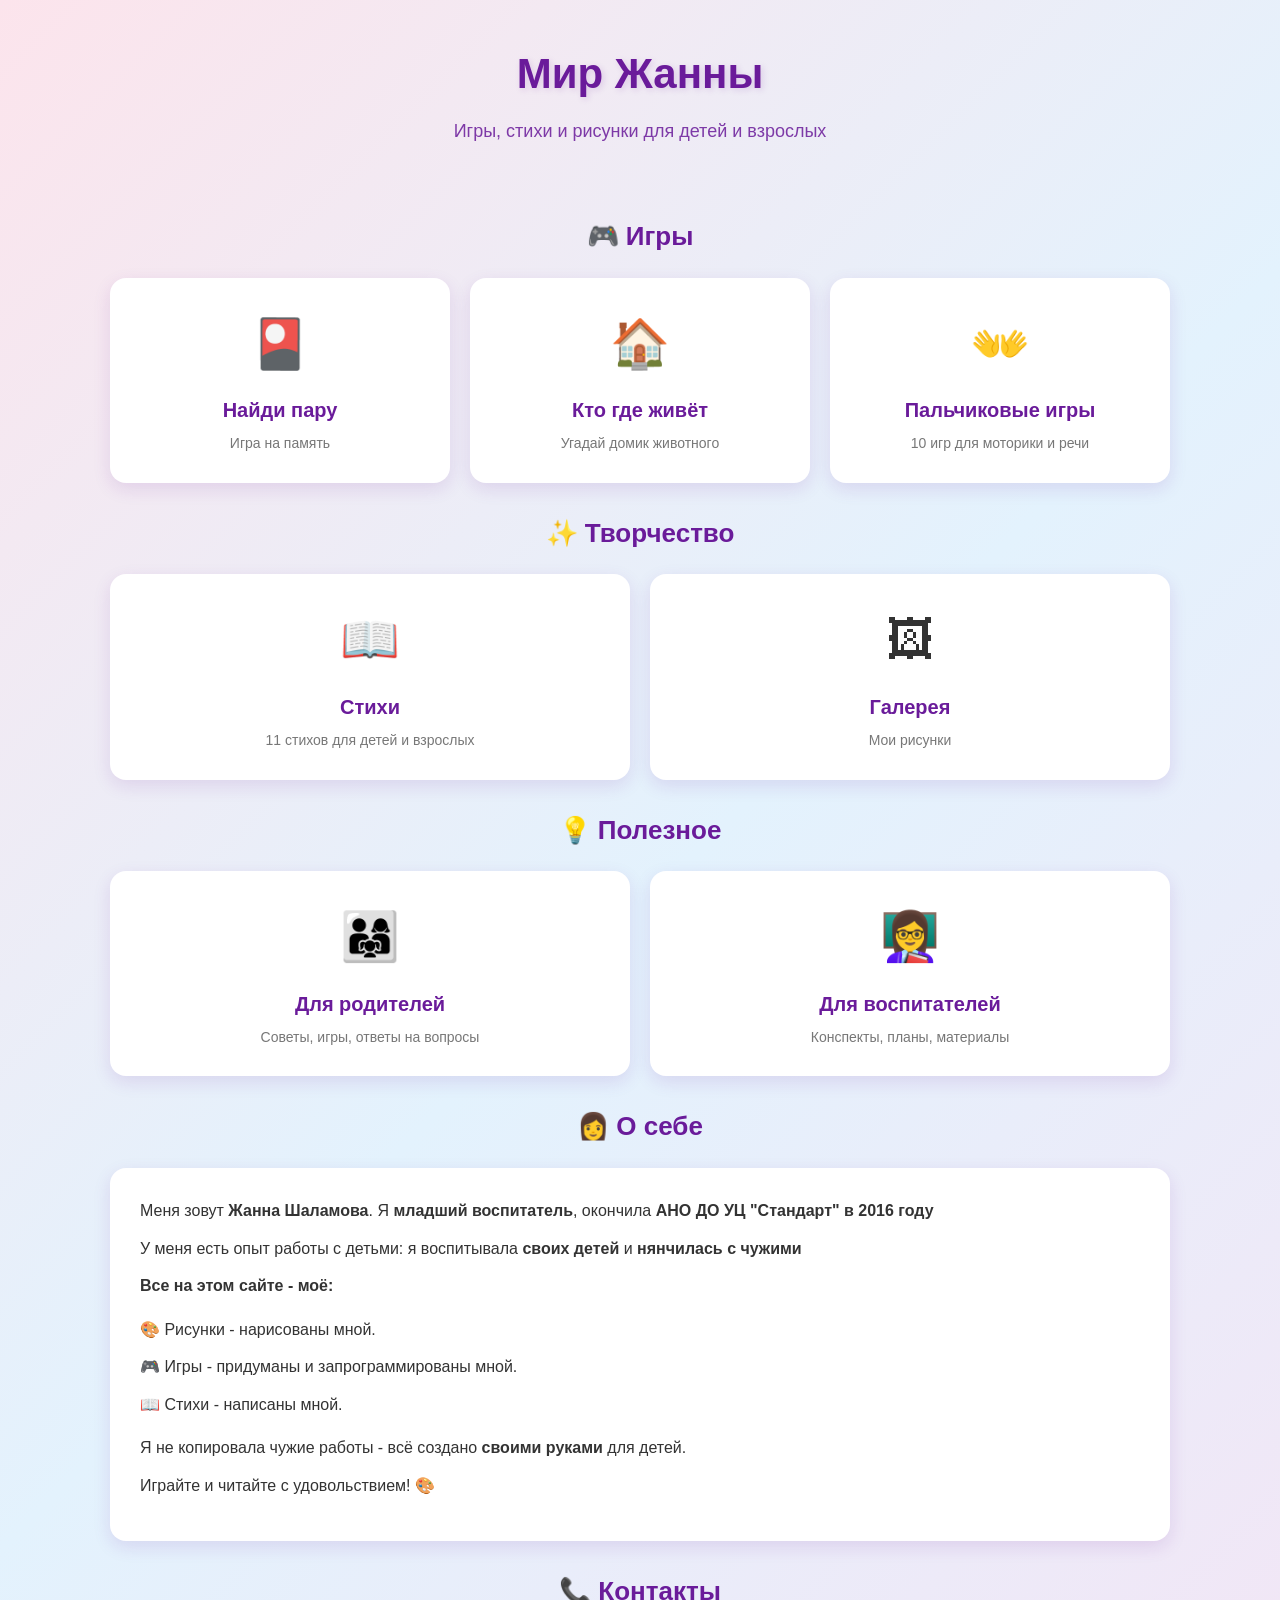
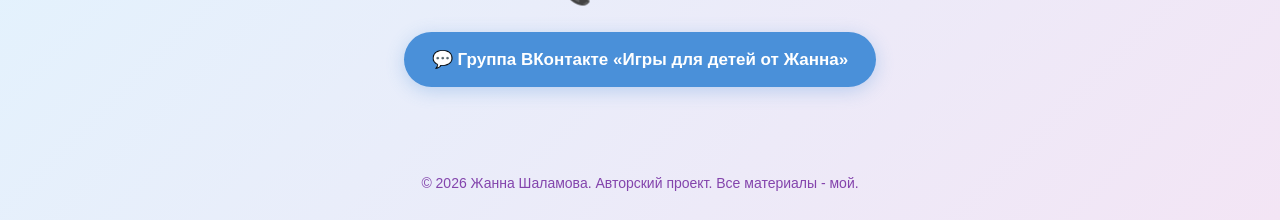
<file: index.html>
<!DOCTYPE html>
<html lang="ru">
<head>
<meta charset="UTF-8">
<meta name="viewport" content="width=device-width, initial-scale=1.0">
<title>Мир Жанны - игры, стихи и рисунки для детей</title>
<link rel="stylesheet" href="style.css">
</head>
<body>

<header class="header">
  <h1>Мир Жанны</h1>
  <p>Игры, стихи и рисунки для детей и взрослых</p>
</header>

<main class="container">
  <!-- КАРТОЧКИ ИГР -->
   <h2 class="section-title">🎮 Игры</h2>
   <div class="cards">
    <a href="https://zannasalamova389-wq.github.io/memory-game/" class="card">
        <div class="card-icon">🎴</div>
        <h3>Найди пару</h3>
        <p>Игра на память</p>
    </a>
    <a href="https://zannasalamova389-wq.github.io/where-live-game/" class="card">
        <div class="card-icon">🏠</div>
        <h3>Кто где живёт</h3>
        <p>Угадай домик животного</p>
    </a>
    <!-- НОВАЯ КАРТОЧКА ИГРЫ -->
    <a href="finger-games.html" class="card">
        <div class="card-icon">👐</div>
        <h3>Пальчиковые игры</h3>
        <p>10 игр для моторики и речи</p>
    </a>
   </div>

   <!--КАРТОЧКИ ТВОРЧЕСТВА-->
   <h2 class="section-title">✨ Творчество</h2>
   <div class="cards">
    <a href="poems.html" class="card">
        <div class="card-icon">📖</div>
        <h3>Стихи</h3>
        <p>11 стихов для детей и взрослых</p>
    </a>
    <a href="gallery.html" class="card">
        <div class="card-icon">🖼</div>
        <h3>Галерея</h3>
        <p>Мои рисунки</p>
    </a>
   </div>
   <h2 class="section-title">💡 Полезное</h2>
   <div class="cards">
    <a href="parents.html" class="card">
        <div class="card-icon">👨‍👩‍👧</div>
        <h3>Для родителей</h3>
        <p>Советы, игры, ответы на вопросы</p>
    </a>
    <a href="teachers.html" class="card">
        <div class="card-icon">👩‍🏫</div>
        <h3>Для воспитателей</h3>
        <p>Конспекты, планы, материалы</p>
    </a>
   </div>
   <!--О СЕБЕ-->
   <h2 class="section-title">👩 О себе</h2>
   <div class="about">
    <p>Меня зовут <strong>Жанна Шаламова</strong>. Я <strong>младший воспитатель</strong>, окончила <strong>АНО ДО УЦ "Стандарт" в 2016 году</strong></p>
    <p>У меня есть опыт работы с детьми: я воспитывала <strong>своих детей</strong> и <strong>нянчилась с чужими</strong></p>
    <p><strong>Все на этом сайте - моё:</strong></p>
    <ul>
        <li>🎨 Рисунки - нарисованы мной.</li>
        <li>🎮 Игры - придуманы и запрограммированы мной.</li>
        <li>📖 Стихи - написаны мной.</li>
    </ul>
    <p>Я не копировала чужие работы - всё создано <strong>своими руками</strong> для детей.</p>
    <p>Играйте и читайте с удовольствием! 🎨</p>
   </div>
   <!--КОНТАКТЫ-->
   <h2 class="section-title">📞 Контакты</h2>
   <div class="contacts">
    <a href="https://vk.ru/club242067674" target="_blank" class="vk-link">
         💬 Группа ВКонтакте «Игры для детей от Жанна»
    </a>
   </div>
</main>

<footer class="footer">
  <p>© 2026 Жанна Шаламова. Авторский проект. Все материалы - мой.</p>
</footer>

</body>
</html>
</file>
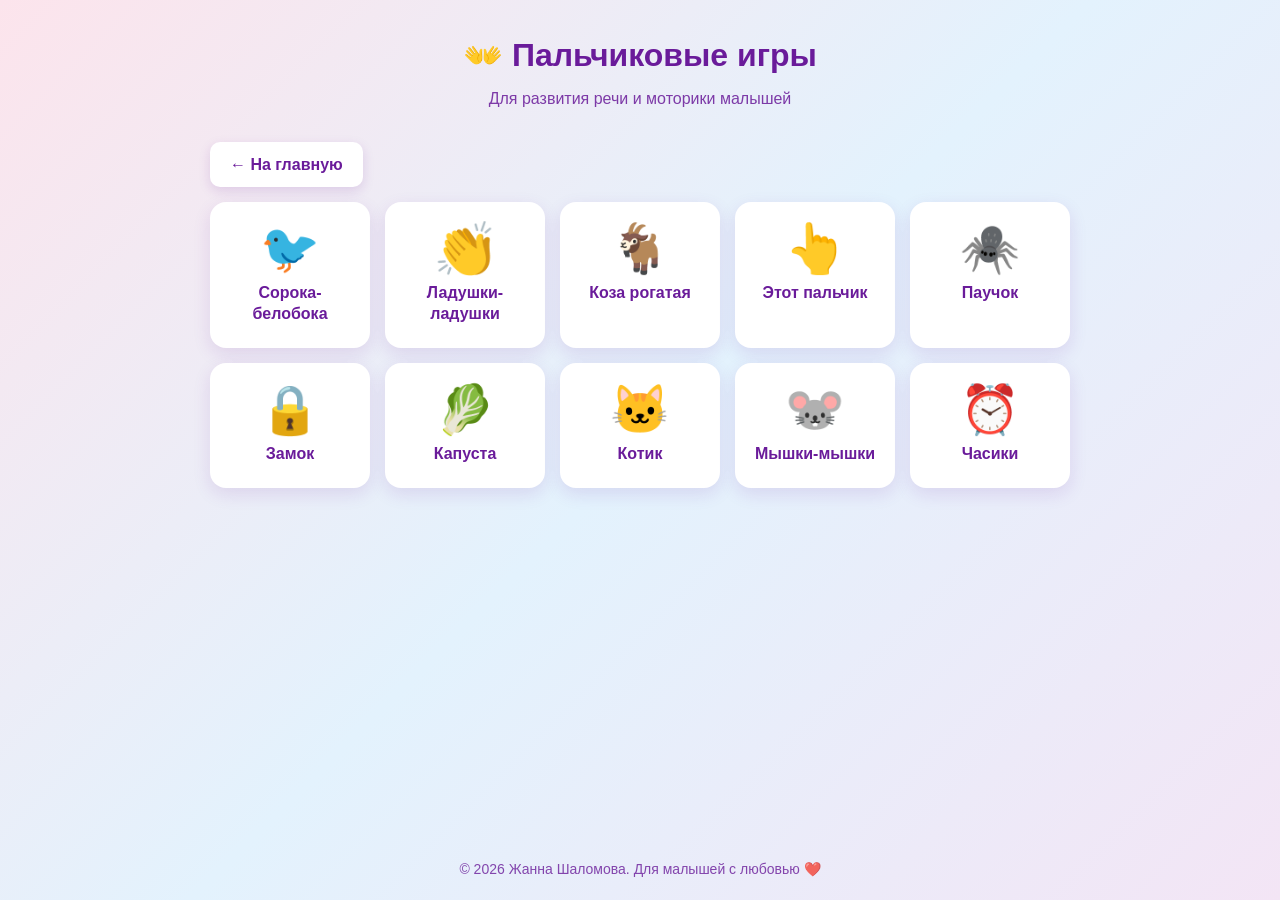
<file: finger-games.html>
<!DOCTYPE html>
<html lang="ru">
<head>
<meta charset="UTF-8">
<meta name="viewport" content="width=device-width, initial-scale=1.0, maximum-scale=1.0, user-scalable=no">
<title>Пальчиковые игры — Мир Жанны</title>
<link rel="preconnect" href="https://fonts.googleapis.com">
<link rel="preconnect" href="https://fonts.gstatic.com" crossorigin>
<link href="https://fonts.googleapis.com/css2?family=Nunito:wght@400;700;900&display=swap" rel="stylesheet">

<!-- ВСТРОЕННЫЕ СТИЛИ (чтобы они точно загрузились) -->
<style>
* { box-sizing: border-box; margin: 0; padding: 0; }

body {
  font-family: 'Arial', sans-serif;
  background: linear-gradient(135deg, #fce4ec 0%, #e3f2fd 50%, #f3e5f5 100%);
  background-attachment: fixed;
  min-height: 100vh;
  color: #333;
  line-height: 1.6;
  display: flex;
  flex-direction: column;
}

.header { text-align: center; padding: 30px 20px 10px; }
.header h1 { font-size: 32px; color: #6a1b9a; margin-bottom: 5px; }
.header p { font-size: 16px; color: #6a1b9a; opacity: 0.85; }

.container { max-width: 900px; margin: 0 auto; width: 100%; padding: 20px; flex: 1; }

.games-grid {
  display: grid;
  grid-template-columns: repeat(auto-fill, minmax(160px, 1fr));
  gap: 15px;
}

.game-card {
  background: #fff;
  border-radius: 16px;
  padding: 20px 12px;
  text-align: center;
  cursor: pointer;
  box-shadow: 0 6px 18px rgba(106, 27, 154, 0.12);
  transition: all 0.3s ease;
  border: 3px solid transparent;
}

.game-card:hover {
  transform: translateY(-6px);
  border-color: #ba68c8;
  box-shadow: 0 12px 28px rgba(106, 27, 154, 0.22);
}

.game-card .card-emoji { font-size: 48px; display: block; margin-bottom: 10px; line-height: 1; }
.game-card .card-title { font-size: 16px; font-weight: bold; color: #6a1b9a; line-height: 1.3; }

.game-content {
  background: #fff;
  border-radius: 16px;
  padding: 25px 20px;
  box-shadow: 0 6px 18px rgba(106, 27, 154, 0.12);
  text-align: center;
  margin-top: 10px;
}

.game-emoji { font-size: 70px; line-height: 1; margin-bottom: 10px; }
.game-content h2 { font-size: 26px; color: #6a1b9a; margin-bottom: 5px; }
.subtitle { font-size: 14px; color: #888; margin-bottom: 20px; }
.steps { text-align: left; margin-bottom: 20px; }

.step {
  display: flex;
  align-items: flex-start;
  gap: 12px;
  background: #f3e5f5;
  border-radius: 12px;
  padding: 12px 15px;
  margin-bottom: 10px;
  border-left: 5px solid #ba68c8;
}

.step-emoji { font-size: 28px; line-height: 1; flex-shrink: 0; }
.step-text { font-size: 15px; line-height: 1.5; color: #333; padding-top: 3px; }

.back-btn {
  display: inline-block;
  background: #fff;
  color: #6a1b9a;
  padding: 10px 20px;
  border-radius: 10px;
  text-decoration: none;
  font-weight: bold;
  margin-bottom: 15px;
  box-shadow: 0 4px 12px rgba(106, 27, 154, 0.15);
  transition: 0.3s;
  border: none;
  cursor: pointer;
  font-size: 16px;
}
.back-btn:hover { background: #f3e5f5; transform: translateY(-2px); }

.random-btn {
  background: #ba68c8;
  border: none;
  padding: 14px 30px;
  border-radius: 30px;
  font-family: inherit;
  font-size: 16px;
  font-weight: bold;
  color: #fff;
  cursor: pointer;
  box-shadow: 0 6px 18px rgba(186, 104, 200, 0.4);
  transition: transform 0.15s;
}
.random-btn:hover { transform: scale(1.05); background: #ab47bc; }
.random-btn:active { transform: scale(0.95); }

.hidden { display: none !important; }
.footer { text-align: center; padding: 20px; font-size: 14px; color: #6a1b9a; opacity: 0.8; }

@media (max-width: 600px) {
  .header h1 { font-size: 24px; }
  .game-content h2 { font-size: 22px; }
  .game-emoji { font-size: 50px; }
  .games-grid { grid-template-columns: repeat(2, 1fr); gap: 10px; }
  .game-card .card-emoji { font-size: 36px; }
  .game-card .card-title { font-size: 14px; }
}
</style>
</head>
<body>

<header class="header">
  <h1>👐 Пальчиковые игры</h1>
  <p>Для развития речи и моторики малышей</p>
</header>

<main class="container">
  <a href="index.html" class="back-btn">← На главную</a>

  <section id="menuView" class="view">
    <div class="games-grid" id="gamesGrid"></div>
  </section>

  <section id="gameView" class="view hidden">
    <button id="backBtn" class="back-btn">← Все игры</button>
    <div class="game-content">
      <div class="game-emoji" id="gameEmoji">🐿️</div>
      <h2 id="gameTitle"></h2>
      <p id="gameSubtitle" class="subtitle"></p>
      <div class="steps" id="gameSteps"></div>
      <button id="randomBtn" class="random-btn">🎲 Другая игра</button>
    </div>
  </section>
</main>

<footer class="footer">
  <p>© 2026 Жанна Шаломова. Для малышей с любовью ❤️</p>
</footer>

<!-- ВСТРОЕННЫЙ СКРИПТ (чтобы точно сработал) -->
<script>
const fingerGames = [
  { emoji: "🐦", title: "Сорока-белобока", subtitle: "Классика для самых маленьких (с 1 года)", steps: [
    { emoji: "👋", text: "Водим указательным пальцем по ладошке малыша круговыми движениями: «Сорока-белобока кашу варила, деток кормила»." },
    { emoji: "👍", text: "Загибаем большой палец: «Этому дала»." },
    { emoji: "☝️", text: "Загибаем указательный: «Этому дала»." },
    { emoji: "🖕", text: "Загибаем средний: «Этому дала»." },
    { emoji: "🤞", text: "Загибаем безымянный: «Этому дала»." },
    { emoji: "✊", text: "Загибаем мизинец: «А этому не дала!» — и легонько щекочем ладошку." }
  ]},
  { emoji: "👏", title: "Ладушки-ладушки", subtitle: "Первая игра-потешка (с 6 месяцев)", steps: [
    { emoji: "👏", text: "Берём ручки малыша и хлопаем в ладоши: «Ладушки-ладушки, где были? — У бабушки!»" },
    { emoji: "🍲", text: "«Что ели? — Кашку. Что пили? — Бражку»." },
    { emoji: "🤲", text: "Показываем: «Кашка масленька, бражка сладенька»." },
    { emoji: "🥛", text: "«Бабушка добренька». Гладим по голове: «Попили-поели — домой полетели!»" },
    { emoji: "🕊️", text: "Машем ручками, как крылышками: «На головку сели, ладушки запели!»" }
  ]},
  { emoji: "🐐", title: "Коза рогатая", subtitle: "Весёлая щекотка (с 1,5 лет)", steps: [
    { emoji: "🤘", text: "Выставляем указательный палец и мизинец — это «рога» козы." },
    { emoji: "🚶", text: "Двигаем рукой к малышу: «Идёт коза рогатая, идёт коза бодатая»." },
    { emoji: "🦵", text: "«Ножками топ-топ, глазками хлоп-хлоп»." },
    { emoji: "🥄", text: "«Кто кашу не ест, кто молоко не пьёт — забодает, забодает!»" },
    { emoji: "😄", text: "Легонько щекочем малыша «рожками»!" }
  ]},
  { emoji: "👆", title: "Этот пальчик", subtitle: "Учим имена пальцев (с 1,5 лет)", steps: [
    { emoji: "👍", text: "Массируем и загибаем большой палец: «Этот пальчик — дедушка»." },
    { emoji: "☝️", text: "Загибаем указательный: «Этот пальчик — бабушка»." },
    { emoji: "🖕", text: "Загибаем средний: «Этот пальчик — папочка»." },
    { emoji: "🤞", text: "Загибаем безымянный: «Этот пальчик — мамочка»." },
    { emoji: "✊", text: "Загибаем мизинец: «Этот пальчик — я. Вот и вся моя семья!»" }
  ]},
  { emoji: "🕷️", title: "Паучок", subtitle: "Развивает координацию (с 1,5 лет)", steps: [
    { emoji: "🕷️", text: "«Паучок ходил по ветке, а за ним ходили детки». Перебираем пальчиками по руке малыша." },
    { emoji: "🌧️", text: "«Дождик с неба вдруг полил» — постукиваем пальцами по ладошке." },
    { emoji: "💦", text: "«Паучков на землю смыл» — стряхиваем ручки вниз." },
    { emoji: "☀️", text: "«Солнце стало пригревать» — гладим по спинке." },
    { emoji: "🕷️", text: "«Паучок ползёт опять» — снова «идём» пальчиками." }
  ]},
  { emoji: "🔒", title: "Замок", subtitle: "Тренируем пальчики (с 2 лет)", steps: [
    { emoji: "🔒", text: "Сцепляем пальцы в «замок»: «На двери висит замок»." },
    { emoji: "🤝", text: "«Постучали» — постукиваем основаниями ладоней." },
    { emoji: "🔄", text: "«Покрутили» — крутим кистями в стороны." },
    { emoji: "💪", text: "«Потянули» — тянем руки в разные стороны." },
    { emoji: "🔓", text: "«И открыли!» — резко расцепляем пальцы." }
  ]},
  { emoji: "🥬", title: "Капуста", subtitle: "Весёлая зарядка (с 2 лет)", steps: [
    { emoji: "🔪", text: "«Мы капусту рубим-рубим» — ребром ладони стучим по другой ладошке." },
    { emoji: "🥕", text: "«Мы морковку трём-трём» — трём кулачком по ладошке." },
    { emoji: "🧂", text: "«Мы капусту солим-солим» — имитируем щепотку соли." },
    { emoji: "🍋", text: "«Мы капусту жмём-жмём» — сжимаем и разжимаем кулачки." },
    { emoji: "🥗", text: "«И в баночки кладём!»" }
  ]},
  { emoji: "🐱", title: "Котик", subtitle: "Учимся расслаблять ручки (с 1,5 лет)", steps: [
    { emoji: "✊", text: "Сжимаем кулачок: «Вот кулак, а вот ладошка»." },
    { emoji: "🐾", text: "«На ладошку села кошка»." },
    { emoji: "🚶", text: "«И пошла, пошла, пошла» — «шагаем» пальцами по ладошке." },
    { emoji: "🐭", text: "«Мышку там она нашла!» — щекочем ладошку." },
    { emoji: "😺", text: "«Мышка в норку убежала» — прячем ручку за спину." }
  ]},
  { emoji: "🐭", title: "Мышки-мышки", subtitle: "Игра-догонялки (с 2 лет)", steps: [
    { emoji: "🐭", text: "«Мышки-мышки, серые штанишки» — перебираем пальчиками по столу." },
    { emoji: "🧀", text: "«Сыр искали, в норку таскали»." },
    { emoji: "🐱", text: "«Вот пришёл кот — мышки в норку!»" },
    { emoji: "🤲", text: "Прячем ручки в кулачки." },
    { emoji: "😄", text: "«Молодцы, мышки!» — хлопаем в ладоши." }
  ]},
  { emoji: "⏰", title: "Часики", subtitle: "Ритм и координация (с 2,5 лет)", steps: [
    { emoji: "🕐", text: "Показываем пальчиками часики: «Тик-так, тик-так»." },
    { emoji: "👉", text: "Наклоняем кисти вправо-влево в такт словам." },
    { emoji: "☀️", text: "«День и ночь стучат, стучат»." },
    { emoji: "🕰️", text: "«Стрелки кружатся, спешат» — вращаем кистями." },
    { emoji: "⏰", text: "«Время нас не подождёт!»" }
  ]}
];

document.addEventListener('DOMContentLoaded', () => {
  const menuView = document.getElementById('menuView');
  const gameView = document.getElementById('gameView');
  const gamesGrid = document.getElementById('gamesGrid');
  const gameEmoji = document.getElementById('gameEmoji');
  const gameTitle = document.getElementById('gameTitle');
  const gameSubtitle = document.getElementById('gameSubtitle');
  const gameSteps = document.getElementById('gameSteps');

  if (!gamesGrid) return;

  function renderMenu() {
    gamesGrid.innerHTML = '';
    fingerGames.forEach((game, index) => {
      const card = document.createElement('div');
      card.className = 'game-card';
      card.innerHTML = `
        <span class="card-emoji">${game.emoji}</span>
        <div class="card-title">${game.title}</div>
      `;
      card.addEventListener('click', () => openGame(index));
      gamesGrid.appendChild(card);
    });
  }

  function openGame(index) {
    const game = fingerGames[index];
    gameEmoji.textContent = game.emoji;
    gameTitle.textContent = game.title;
    gameSubtitle.textContent = game.subtitle;
    
    gameSteps.innerHTML = '';
    game.steps.forEach(step => {
      const stepEl = document.createElement('div');
      stepEl.className = 'step';
      stepEl.innerHTML = `
        <span class="step-emoji">${step.emoji}</span>
        <span class="step-text">${step.text}</span>
      `;
      gameSteps.appendChild(stepEl);
    });

    menuView.classList.add('hidden');
    gameView.classList.remove('hidden');
    window.scrollTo(0, 0);
  }

  document.getElementById('backBtn').addEventListener('click', () => {
    gameView.classList.add('hidden');
    menuView.classList.remove('hidden');
    window.scrollTo(0, 0);
  });

  document.getElementById('randomBtn').addEventListener('click', () => {
    const randomIndex = Math.floor(Math.random() * fingerGames.length);
    openGame(randomIndex);
  });

  renderMenu();
});
</script>
</body>
</html>
</file>
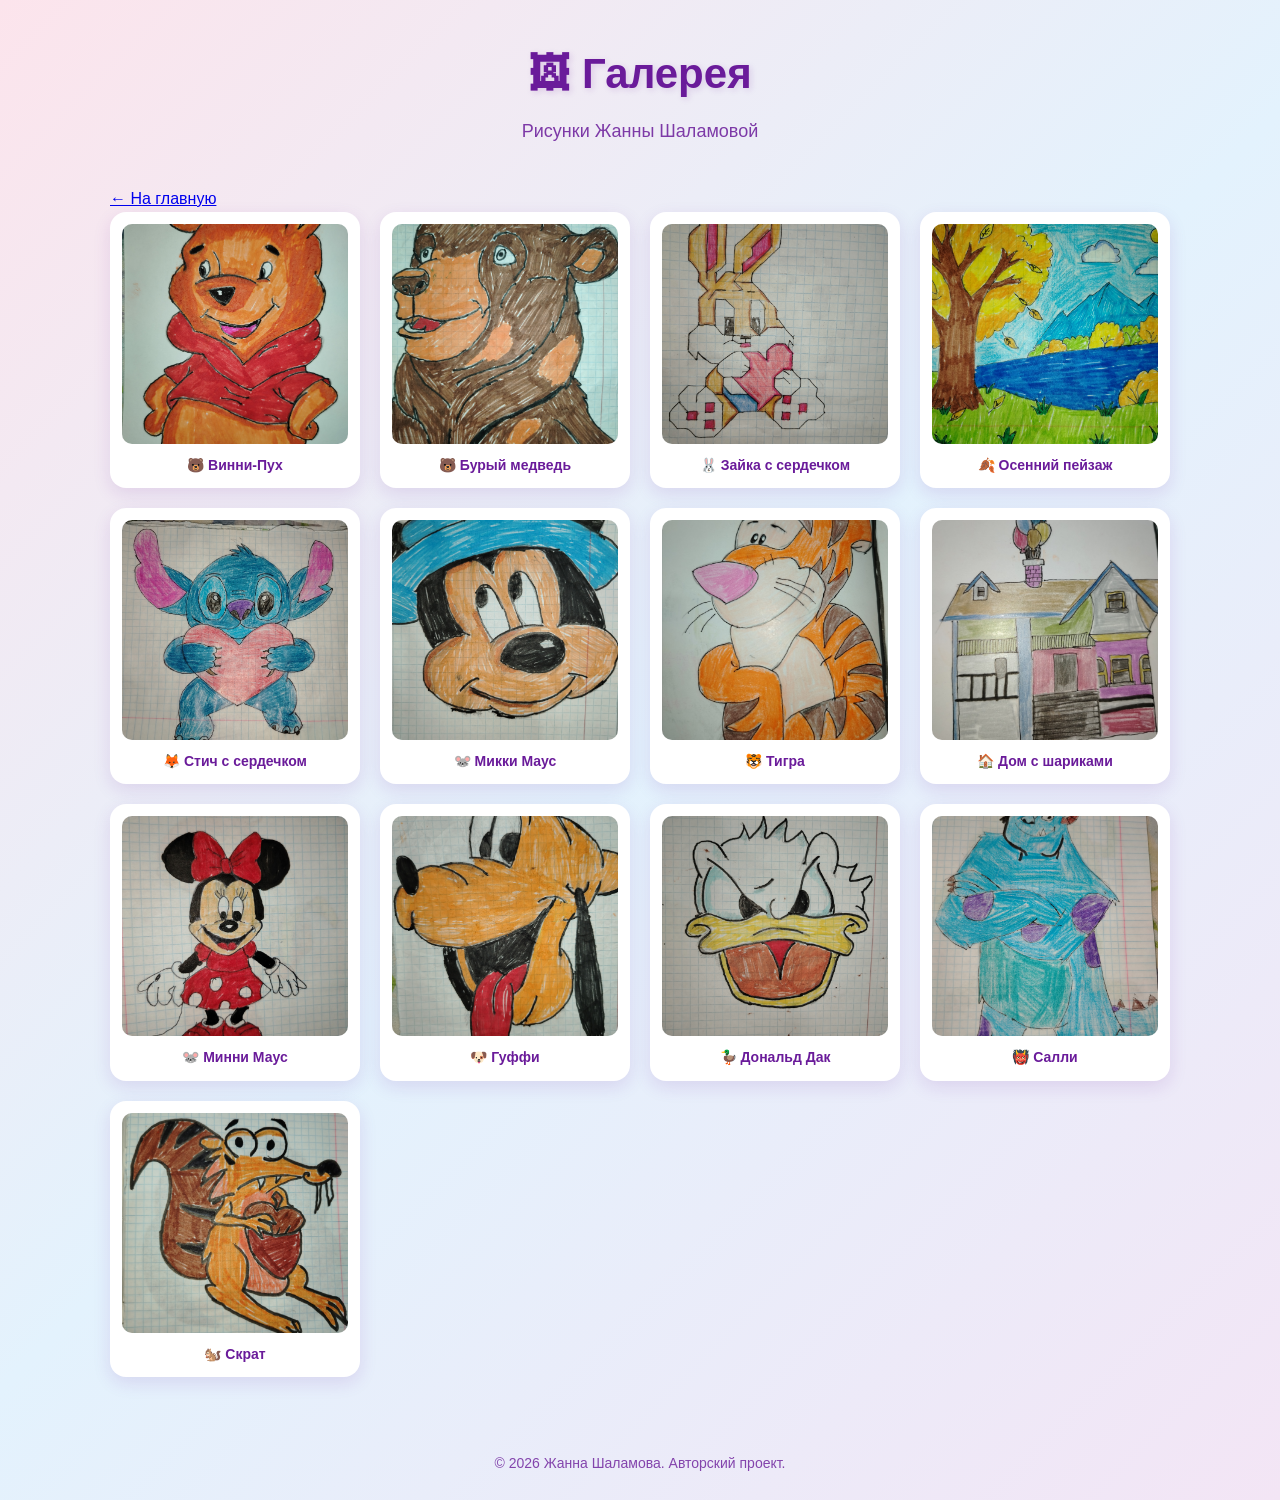
<file: gallery.html>
<!DOCTYPE html>
<html lang="ru">
<head>
<meta charset="UTF-8">
<meta name="viewport" content="width=device-width, initial-scale=1.0">
<title>Галерея - Мир Жанны</title>
<link rel="stylesheet" href="style.css">
</head>
<body>

<header class="header">
  <h1>🖼 Галерея</h1>
  <p>Рисунки Жанны Шаламовой</p>
</header>

<main class="container">
  <!-- Здесь содержимое страницы -->
   <a href="index.html" class="black-btn">← На главную</a>
   <div class="gallery">
    <div class="gallery-item">
        <img src="images/img1.jpg" alt="Винни-Пух">
        <p>🐻 Винни-Пух</p>
    </div>
    <div class="gallery-item">
        <img src="images/img2.jpg" alt="Бурный медведь">
        <p>🐻 Бурый медведь</p>
    </div>
    <div class="gallery-item">
        <img src="images/img3.jpg" alt="Зайка с сердечком">
        <p>🐰 Зайка с сердечком</p>
    </div>
    <div class="gallery-item">
        <img src="images/img4.jpg" alt="Осенний пейзаж">
        <p>🍂 Осенний пейзаж</p>
    </div>
    <div class="gallery-item">
        <img src="images/img5.jpg" alt="Стич">
        <p>🦊 Стич с сердечком</p>
    </div>
    <div class="gallery-item">
      <img src="images/img6.jpg" alt="Микки Маус">
      <p>🐭 Микки Маус</p>
    </div>
    <div class="gallery-item">
        <img src="images/img7.jpg" alt="Тигра">
        <p>🐯 Тигра</p>
    </div>
    <div class="gallery-item">
        <img src="images/img8.jpg" alt="Дом">
        <p>🏠 Дом с шариками</p>
    </div>
    <div class="gallery-item">
        <img src="images/img9.jpg" alt="Минни Маус">
        <p>🐭 Минни Маус</p>
    </div>
    <div class="gallery-item">
        <img src="images/img10.jpg" alt="Гуффи">
        <P>🐶 Гуффи</P>
    </div>
    <div class="gallery-item">
        <img src="images/img11.jpg" alt="Дональд Дак">
        <P>🦆 Дональд Дак</P>
    </div>
    <div class="gallery-item">
        <img src="images/img12.jpg" alt="Салли">
        <P>👹 Салли</P>
    </div>
    <div class="gallery-item">
        <img src="images/img13.jpg" alt="Скрат">
        <p>🐿️ Скрат</p>
    </div>
   </div>
</main>

<footer class="footer">
  <p>© 2026 Жанна Шаламова. Авторский проект.</p>
</footer>

</body>
</html>
</file>
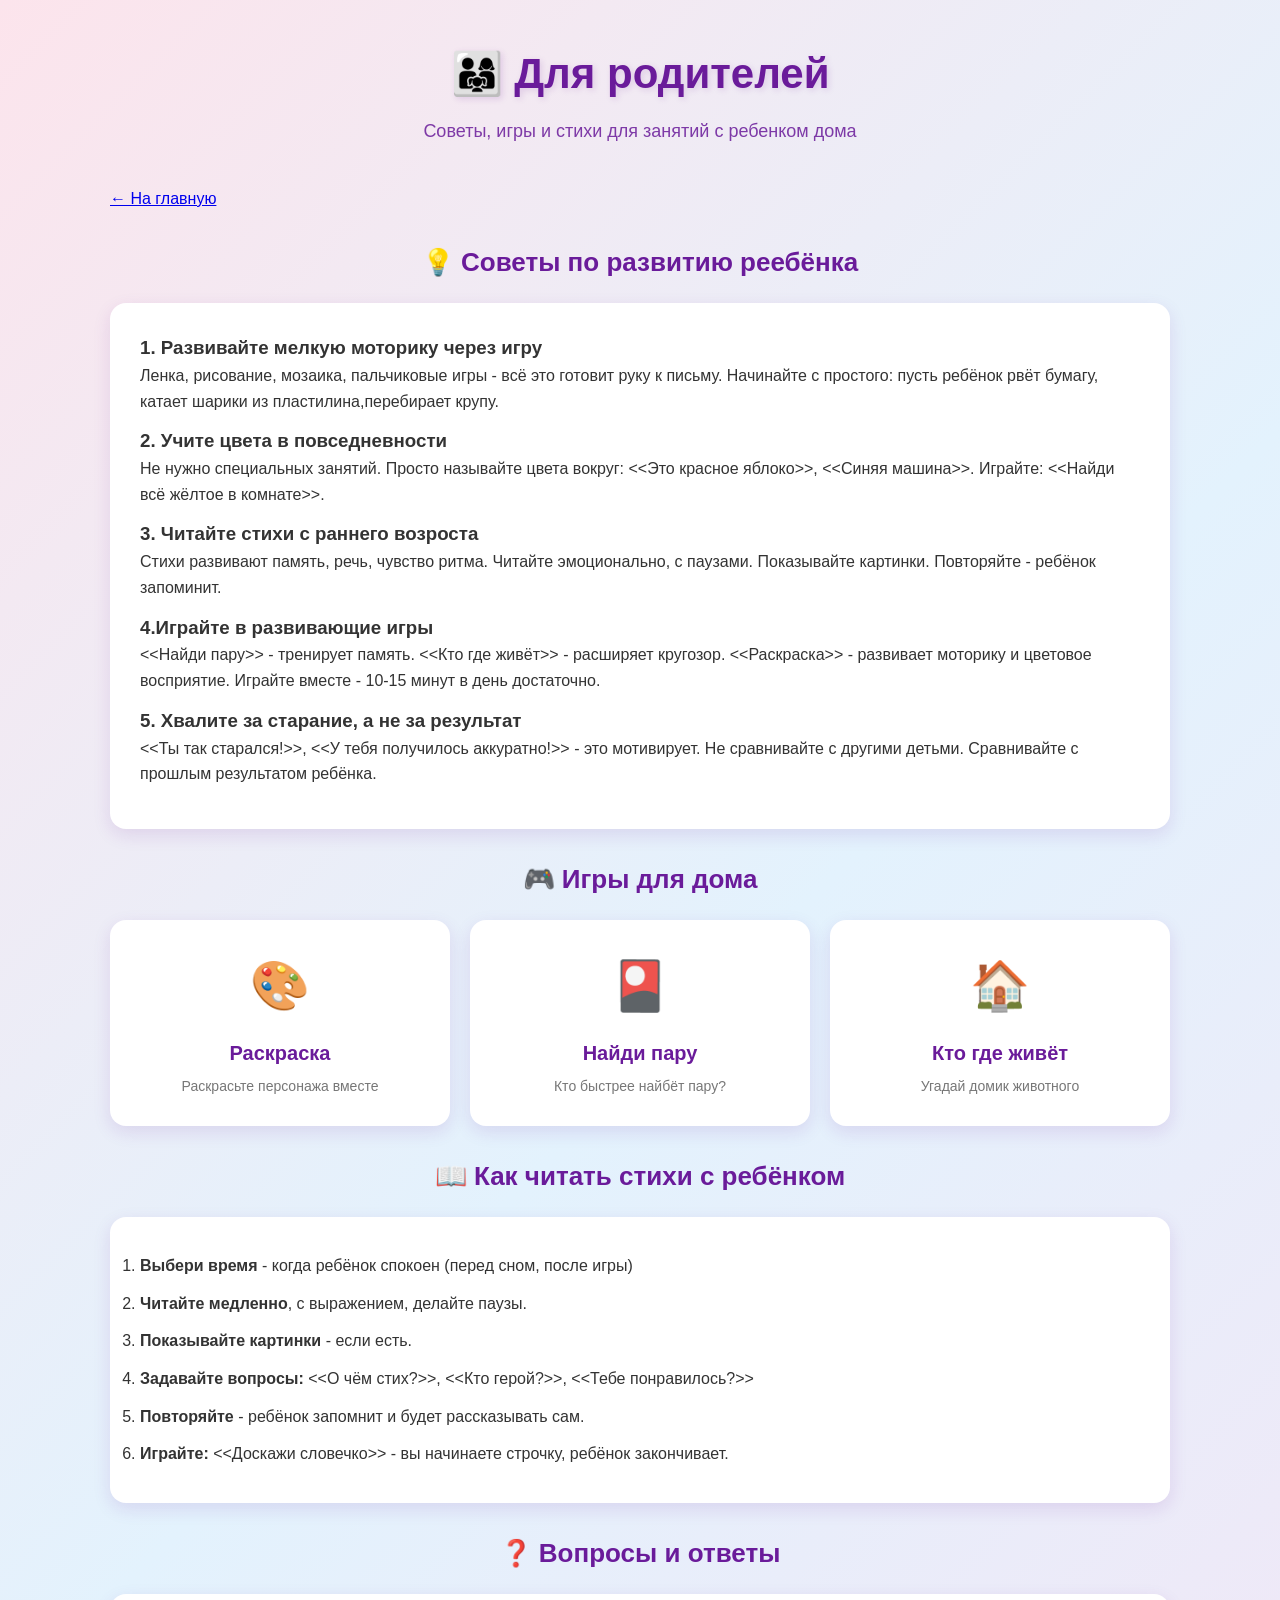
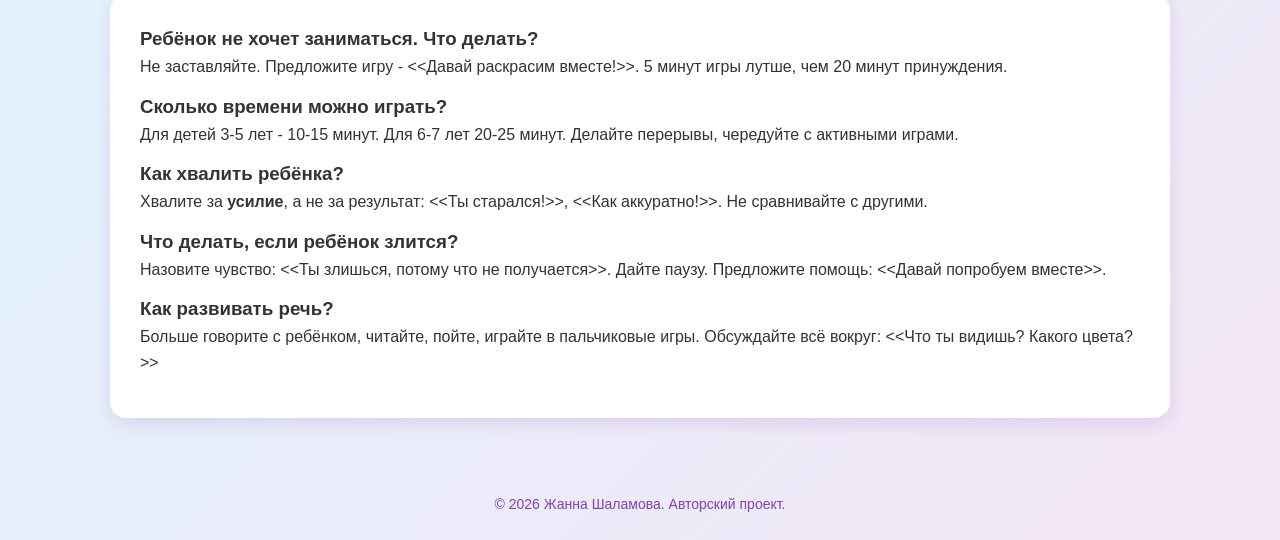
<file: parents.html>
<!DOCTYPE html>
<html lang="ru">
<head>
<meta charset="UTF-8">
<meta name="viewport" content="width=device-width, initial-scale=1.0">
<title>Для родителей - Мир Жанны</title>
<link rel="stylesheet" href="style.css">
</head>
<body>

<header class="header">
  <h1>👨‍👩‍👧  Для родителей</h1>
  <p>Советы, игры и стихи для занятий с ребенком дома</p>
</header>

<main class="container">
  <a href="index.html" class="black-btn">← На главную</a>
  <!--СОВЕТЫ-->
  <h2 class="section-title">💡 Советы по развитию реебёнка</h2>
  <div class="about">
    <h3>1. Развивайте мелкую моторику через игру</h3>
    <P>Ленка, рисование, мозаика, пальчиковые игры - всё это готовит руку к письму. Начинайте с простого: пусть ребёнок рвёт бумагу, катает шарики из пластилина,перебирает крупу.</P>
    <h3>2. Учите цвета в повседневности</h3>
    <P>Не нужно специальных занятий. Просто называйте цвета вокруг: <<Это красное яблоко>>, <<Синяя машина>>. Играйте: <<Найди всё жёлтое в комнате>>.</P>
    <h3>3. Читайте стихи с раннего возроста</h3>
    <P>Стихи развивают память, речь, чувство ритма. Читайте эмоционально, с паузами. Показывайте картинки. Повторяйте - ребёнок запоминит.</P>
    <h3>4.Играйте в развивающие игры</h3>
    <p><<Найди пару>> - тренирует память. <<Кто где живёт>> - расширяет кругозор. <<Раскраска>> - развивает моторику и цветовое восприятие. Играйте вместе - 10-15 минут в день достаточно.</p>
    <h3>5. Хвалите за старание, а не за результат</h3>
    <p><<Ты так старался!>>, <<У тебя получилось аккуратно!>> - это мотивирует. Не сравнивайте с другими детьми. Сравнивайте с прошлым результатом ребёнка.</p>
  </div>
  <!--ИГРЫ ДЛЯ ДОМА-->
  <h2 class="section-title">🎮 Игры для дома</h2>
  <div class="cards">
    <a href="https://zannasalamova389-wq/github.io/coloring-game/" class="card">
        <div class="card-icon">🎨</div>
        <h3>Раскраска</h3>
        <p>Раскрасьте персонажа вместе</p>
    </a>
    <a href="https://zannasalamova389-wq/github/io/memory-game/" class="card">
        <div class="card-icon">🎴</div>
        <h3>Найди пару</h3>
        <p>Кто быстрее найбёт пару?</p>
    </a>
    <a href="https://zannasalamova389-wq/github.io/where-live-game/" class="card">
        <div class="card-icon">🏠</div>
        <h3>Кто где живёт</h3>
        <p>Угадай домик животного</p>
    </a>
  </div>
  <!--КАК ЧИТАТЬ СТИХИ-->
  <h2 class="section-title">📖 Как читать стихи с ребёнком</h2>
  <div class="about">
    <ol>
        <li><strong>Выбери время</strong> - когда ребёнок спокоен (перед сном, после игры)</li>
        <li><strong>Читайте медленно</strong>, с выражением, делайте паузы.</li>
        <li><strong>Показывайте картинки</strong> - если есть.</li>
        <li><strong>Задавайте вопросы:</strong> <<О чём стих?>>, <<Кто герой?>>, <<Тебе понравилось?>></li>
        <li><strong>Повторяйте</strong> - ребёнок запомнит и будет рассказывать сам.</li>
        <li><strong>Играйте:</strong> <<Доскажи словечко>> - вы начинаете строчку, ребёнок закончивает.</li>
    </ol>
  </div>
  <!--ВОПРОСЫ-ОТВЕТЫ-->
  <h2 class="section-title">❓ Вопросы и ответы</h2>
  <div class="about">
    <h3>Ребёнок не хочет заниматься. Что делать?</h3>
    <p>Не заставляйте. Предложите игру - <<Давай раскрасим вместе!>>. 5 минут игры лутше, чем 20 минут принуждения.</p>
    <h3>Сколько времени можно играть?</h3>
    <p>Для детей 3-5 лет - 10-15 минут. Для 6-7 лет 20-25 минут. Делайте перерывы, чередуйте с активными играми.</p>
    <h3>Как хвалить ребёнка?</h3>
    <p>Хвалите за <strong>усилие</strong>, а не за результат: <<Ты старался!>>, <<Как аккуратно!>>. Не сравнивайте с другими.</p>
    <h3>Что делать, если ребёнок злится?</h3>
    <p>Назовите чувство: <<Ты злишься, потому что не получается>>. Дайте паузу. Предложите помощь: <<Давай попробуем вместе>>.</p>
    <h3>Как развивать речь?</h3>
    <p>Больше говорите с ребёнком, читайте, пойте, играйте в пальчиковые игры. Обсуждайте всё вокруг: <<Что ты видишь? Какого цвета?>></p>
  </div>
</main>

<footer class="footer">
  <p>© 2026 Жанна Шаламова. Авторский проект.</p>
</footer>

</body>
</html>
</file>
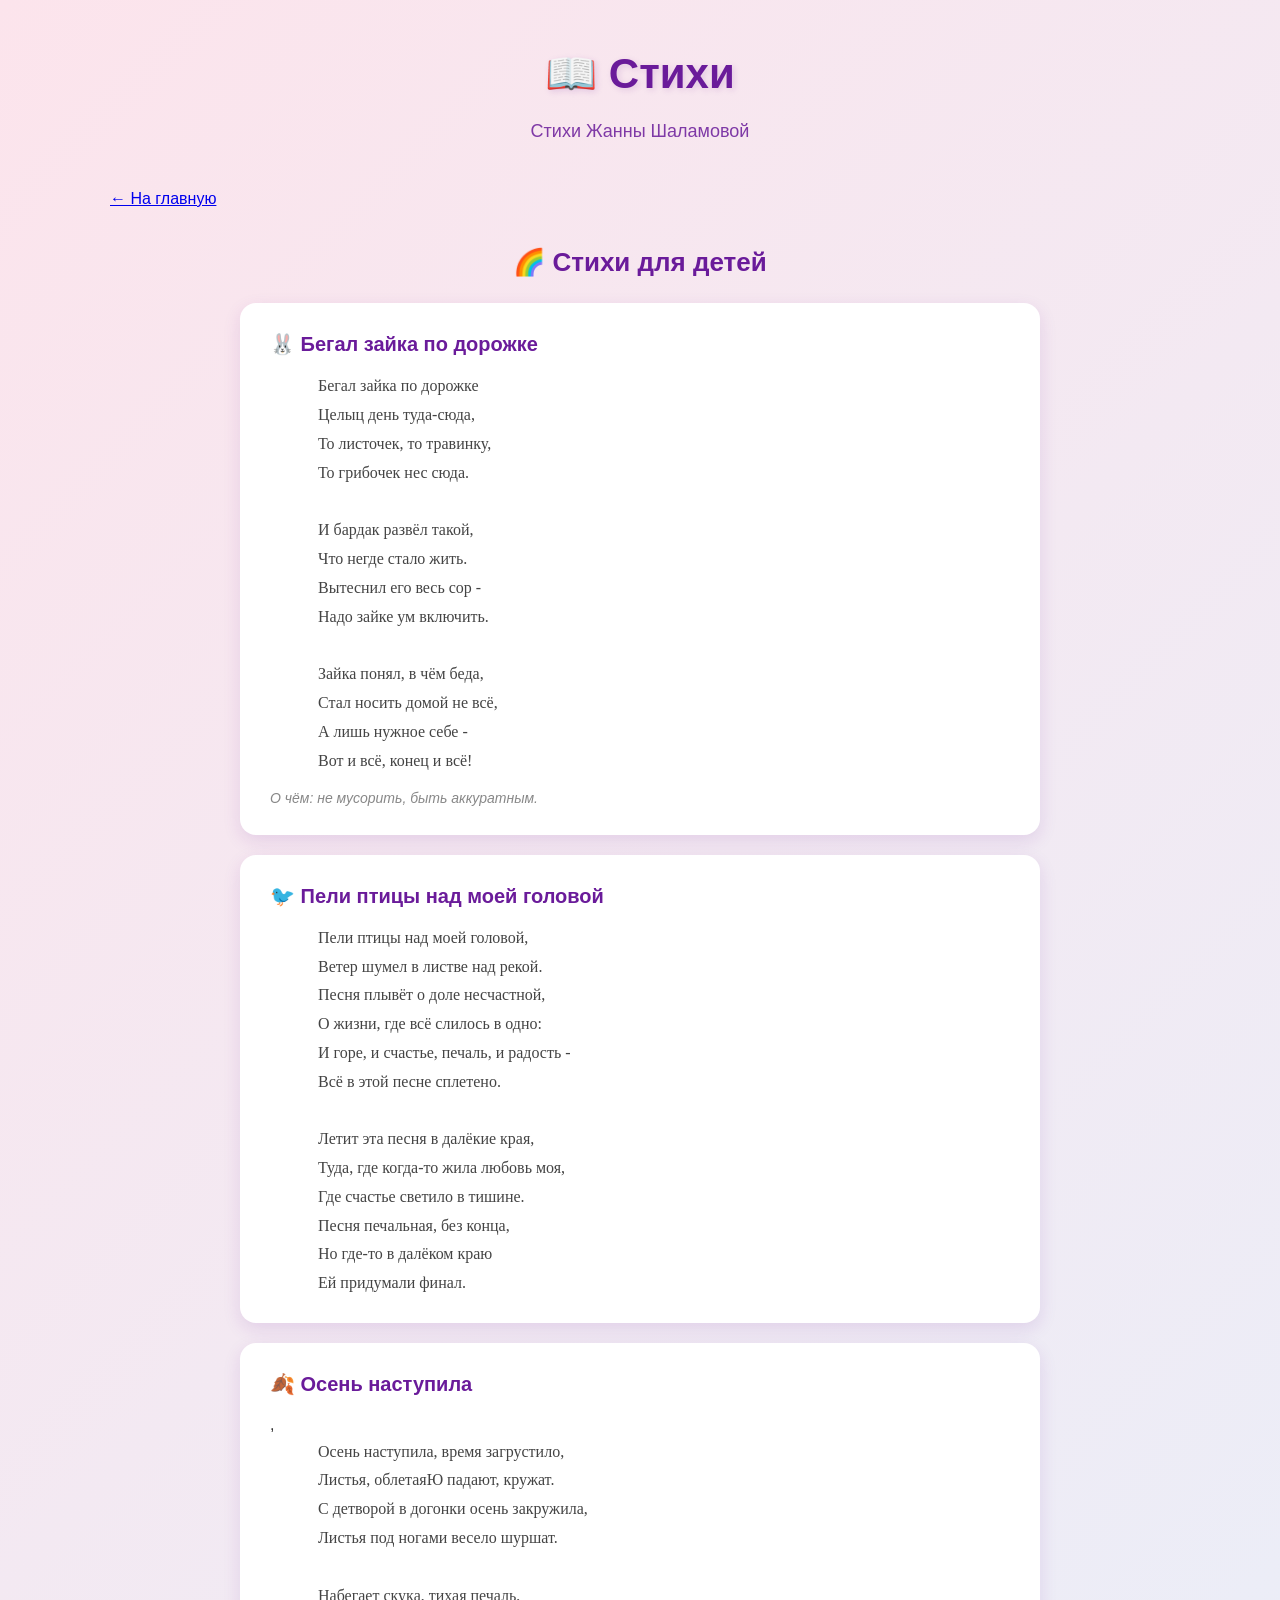
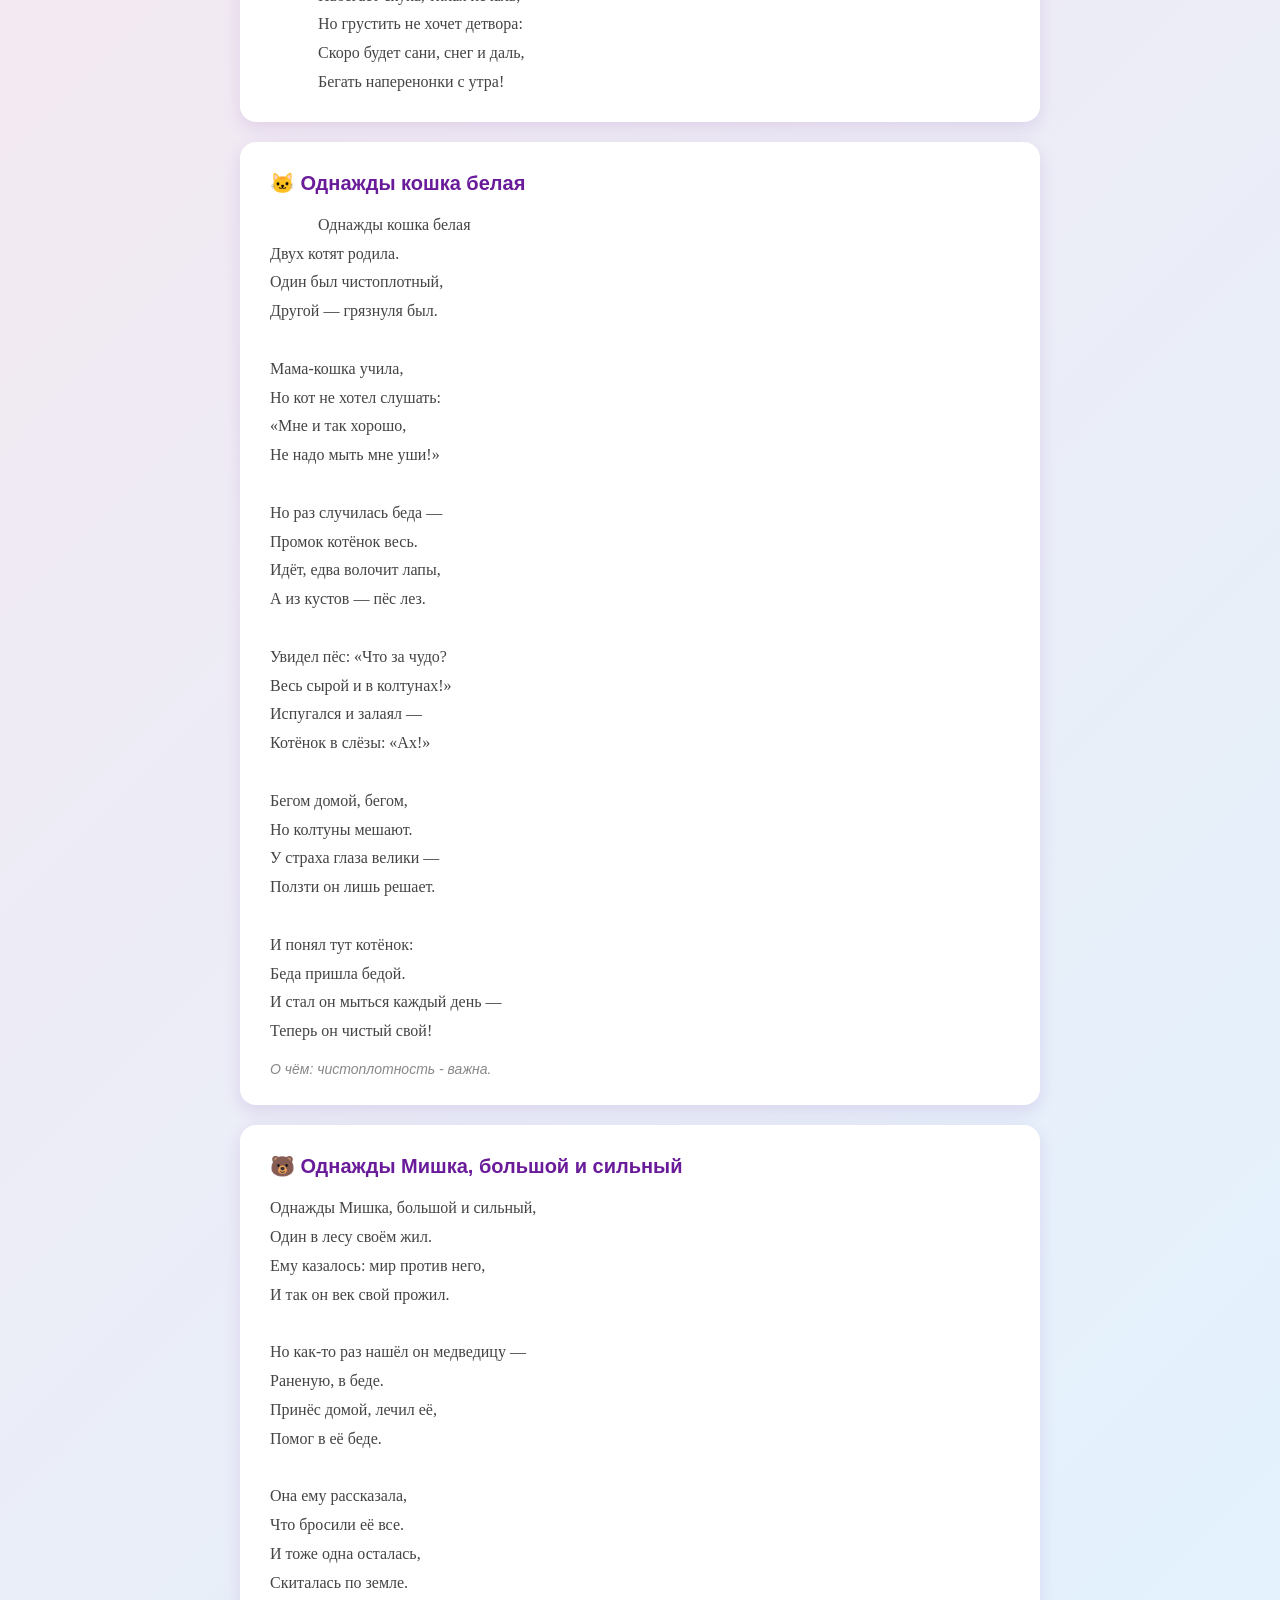
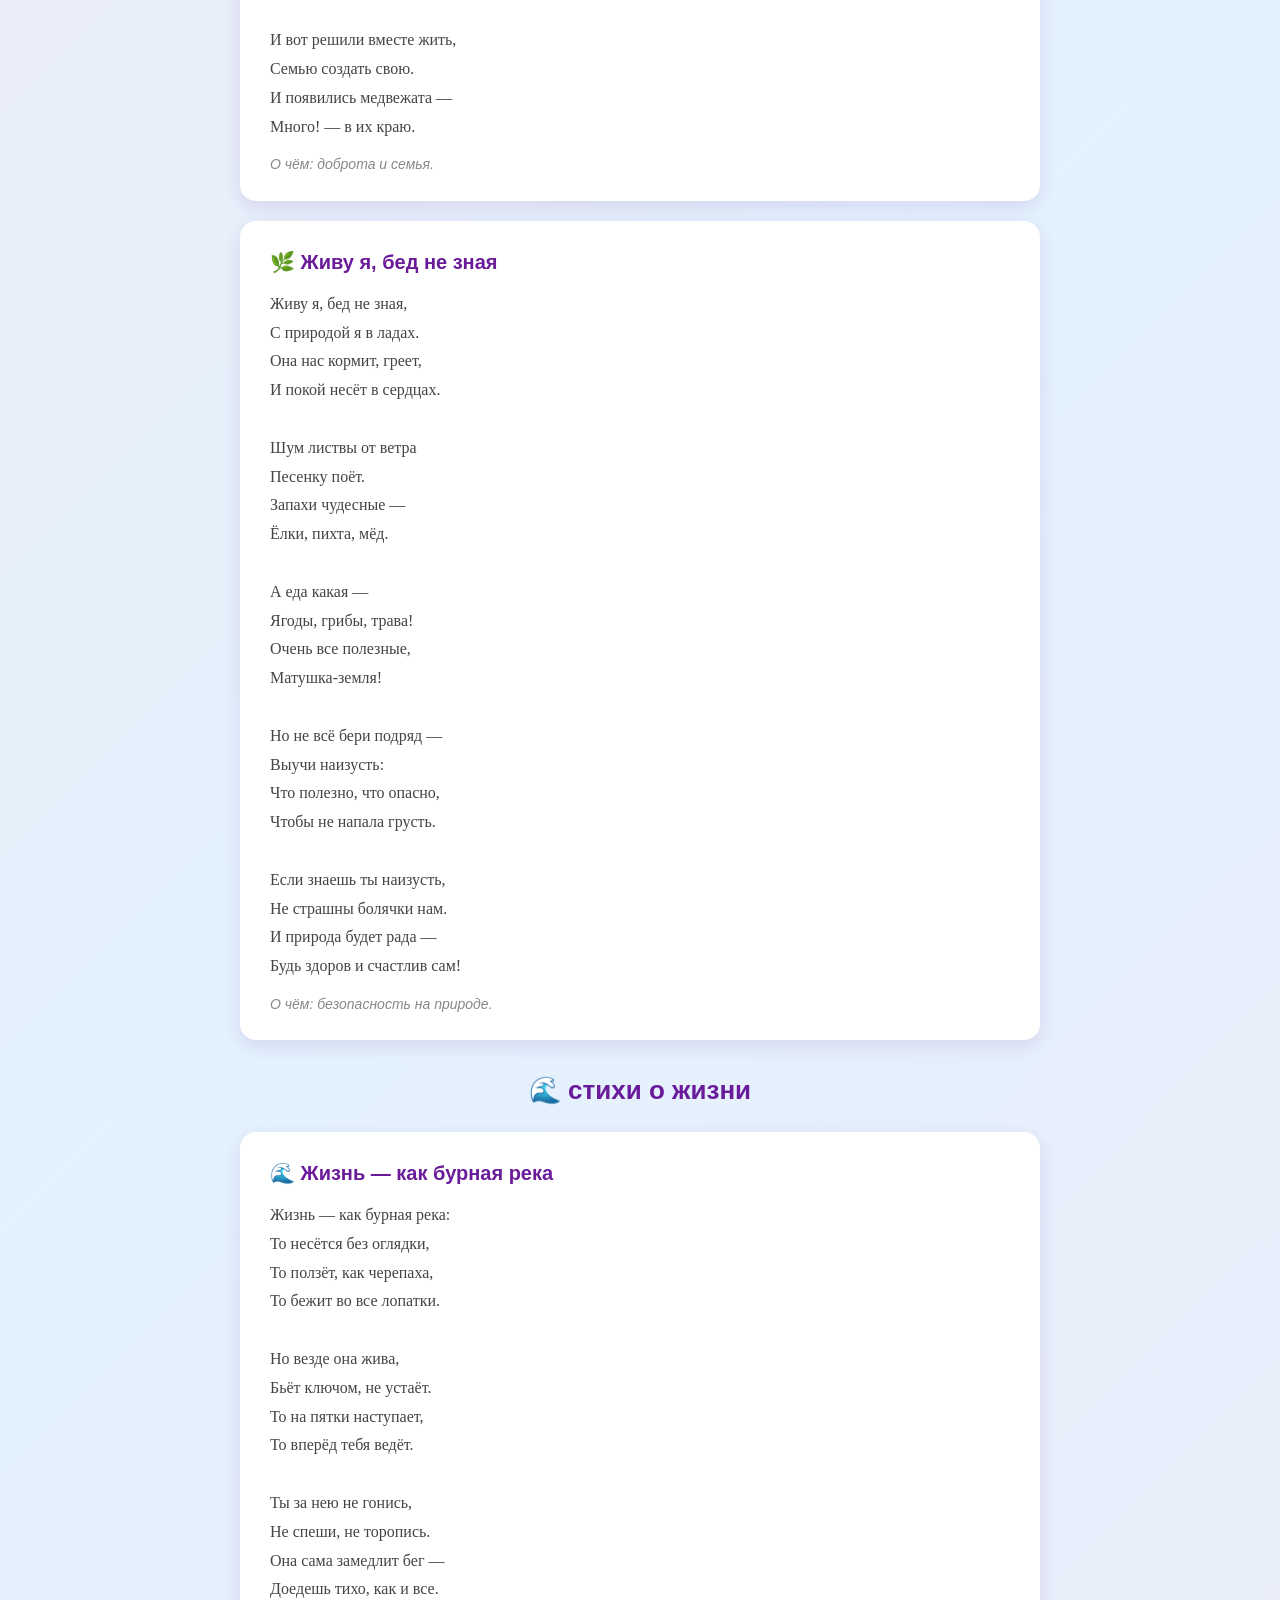
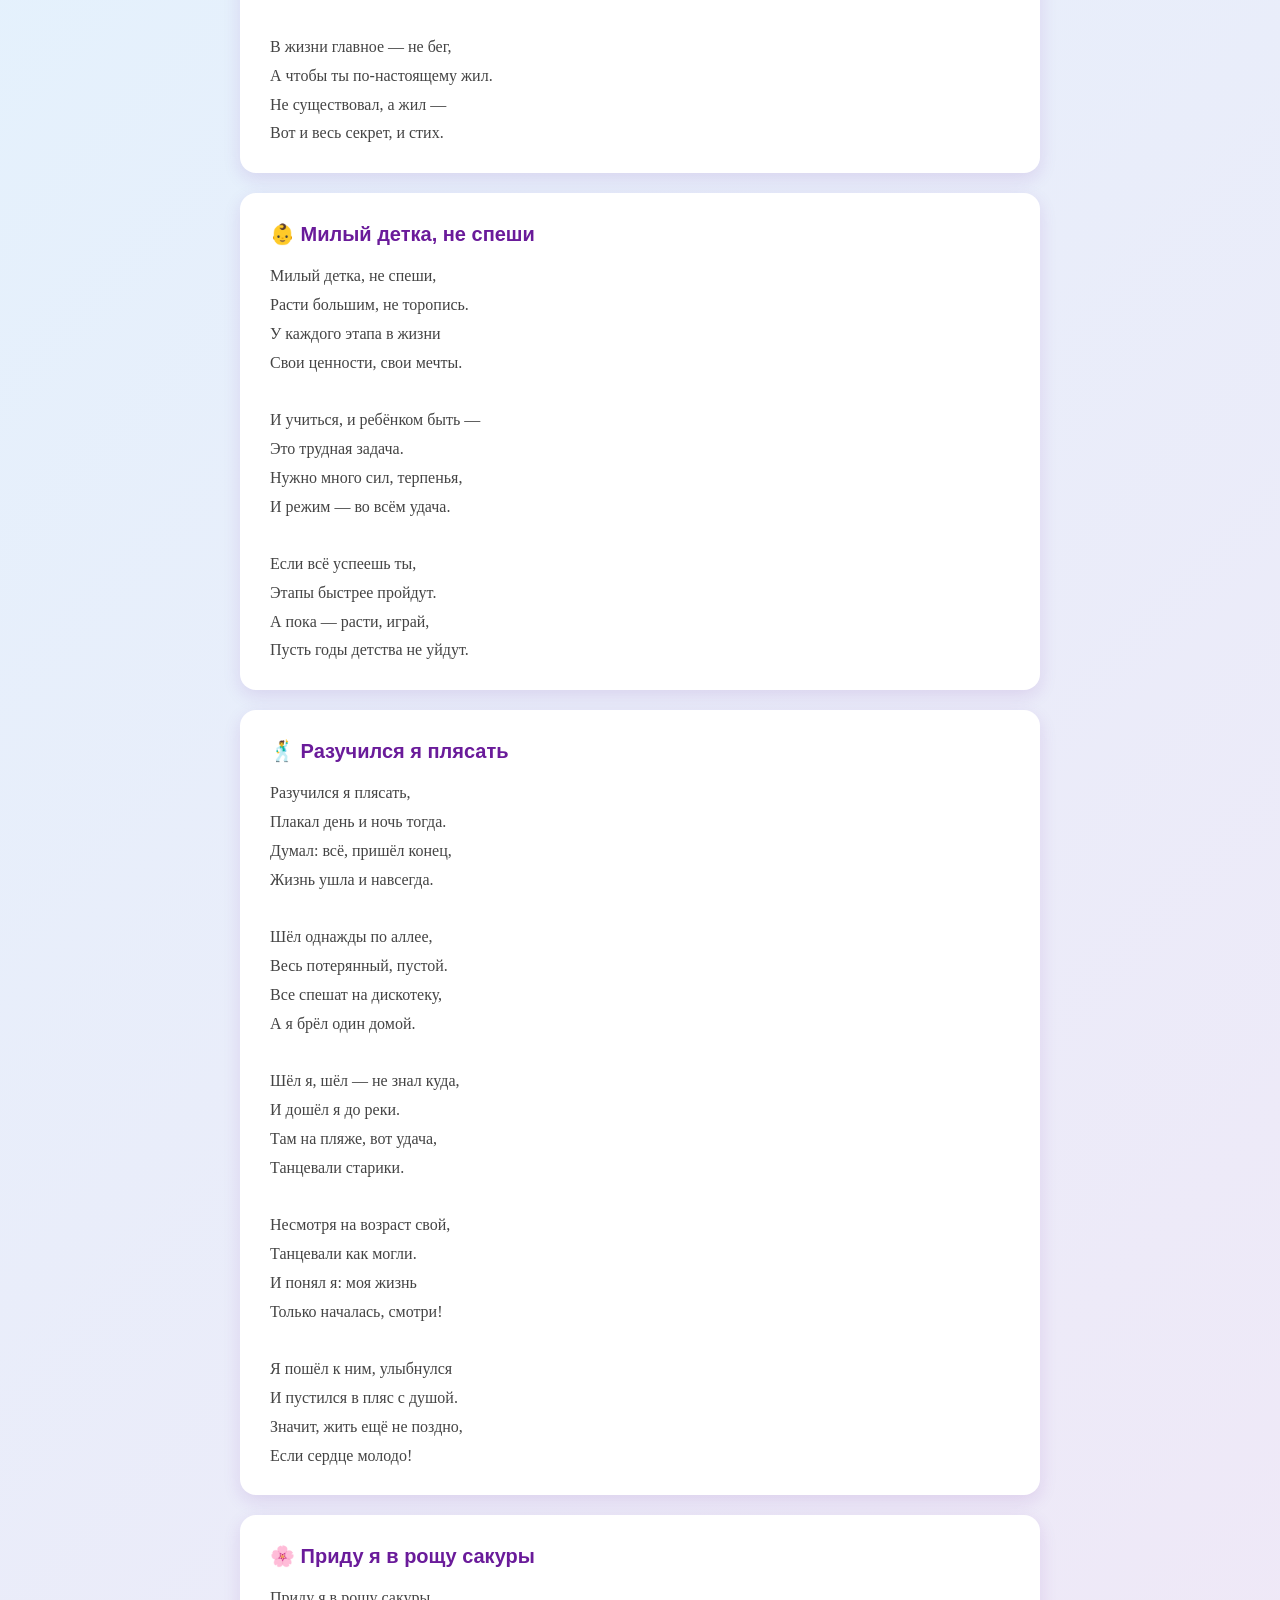
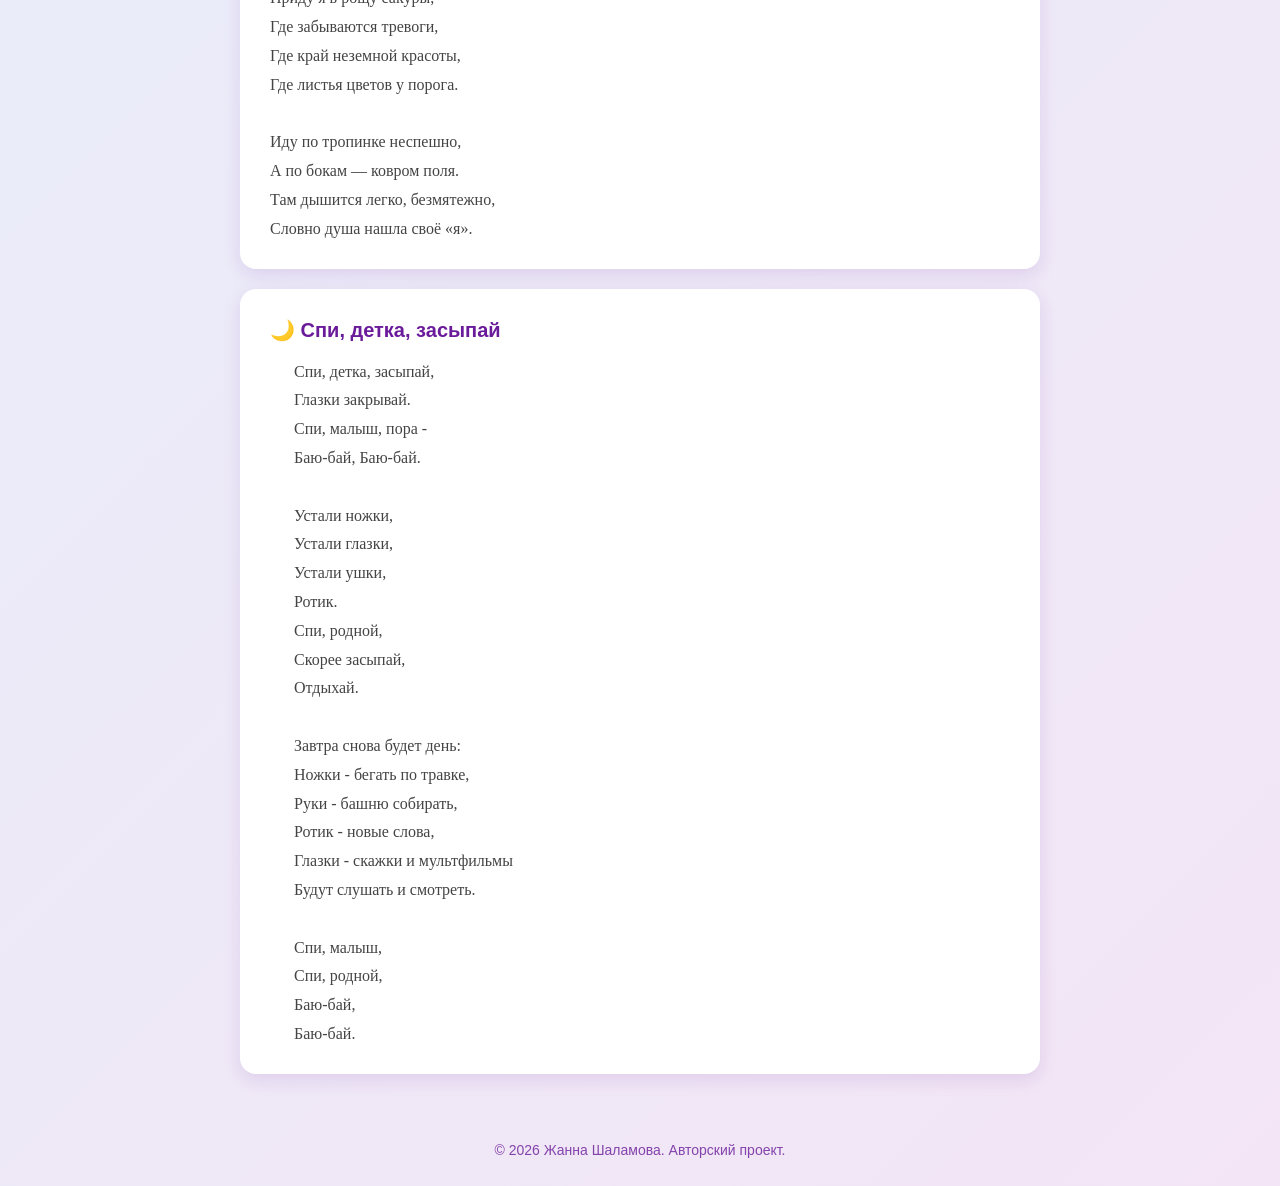
<file: poems.html>
<!DOCTYPE html>
<html lang="ru">
<head>
<meta charset="UTF-8">
<meta name="viewport" content="width=device-width, initial-scale=1.0">
<title>Стихи - Мир Жанны</title>
<link rel="stylesheet" href="style.css">
</head>
<body>

<header class="header">
  <h1>📖 Стихи</h1>
  <p>Стихи Жанны Шаламовой</p>
</header>
<main class="container">
    <a href="index.html" class="black-btn">← На главную</a>
    <!--СТИХИ ДЛЯ ДЕТЕЙ-->
    <h2 class="section-title">🌈 Стихи для детей</h2>
    <div class="poem">
        <h3>🐰 Бегал зайка по дорожке</h3>
        <pre>
            Бегал зайка по дорожке
            Целыц день туда-сюда,
            То листочек, то травинку,
            То грибочек нес сюда.  

            И бардак развёл такой, 
            Что негде стало жить. 
            Вытеснил его весь сор - 
            Надо зайке ум включить. 

            Зайка понял, в чём беда, 
            Стал носить домой не всё, 
            А лишь нужное себе - 
            Вот и всё, конец и всё!</pre>
            <p class="poem-note">О чём: не мусорить, быть аккуратным.</p>
    </div>
    <div class="poem">
        <h3>🐦 Пели птицы над моей головой</h3>
        <pre>
            Пели птицы над моей головой, 
            Ветер шумел в листве над рекой. 
            Песня плывёт о доле несчастной, 
            О жизни, где всё слилось в одно: 
            И горе, и счастье, печаль, и радость - 
            Всё в этой песне сплетено. 

            Летит эта песня в далёкие края, 
            Туда, где когда-то жила любовь моя, 
            Где счастье светило в тишине. 
            Песня печальная, без конца, 
            Но где-то в далёком краю 
            Ей придумали финал.</pre>
    </div>
    <div class="poem">
        <h3>🍂 Осень наступила</h3>
        ,<pre>
            Осень наступила, время загрустило,
            Листья, облетаяЮ падают, кружат. 
            С детворой в догонки осень закружила,  
            Листья под ногами весело шуршат. 

            Набегает скука, тихая печаль, 
            Но грустить не хочет детвора: 
            Скоро будет сани, снег и даль, 
            Бегать наперенонки с утра!</pre>
    </div>
    <div class="poem">
        <h3>🐱 Однажды кошка белая</h3>
        <pre>
            Однажды кошка белая
Двух котят родила.
Один был чистоплотный,
Другой — грязнуля был.

Мама-кошка учила,
Но кот не хотел слушать:
«Мне и так хорошо,
Не надо мыть мне уши!»

Но раз случилась беда —
Промок котёнок весь.
Идёт, едва волочит лапы,
А из кустов — пёс лез.

Увидел пёс: «Что за чудо?
Весь сырой и в колтунах!»
Испугался и залаял —
Котёнок в слёзы: «Ах!»

Бегом домой, бегом,
Но колтуны мешают.
У страха глаза велики —
Ползти он лишь решает.

И понял тут котёнок:
Беда пришла бедой.
И стал он мыться каждый день —
Теперь он чистый свой!</pre>
    <p class="poem-note">О чём: чистоплотность - важна.</p>
    </div>
    <div class="poem">
         <h3>🐻 Однажды Мишка, большой и сильный</h3>
    <pre>
Однажды Мишка, большой и сильный,
Один в лесу своём жил.
Ему казалось: мир против него,
И так он век свой прожил.

Но как-то раз нашёл он медведицу —
Раненую, в беде.
Принёс домой, лечил её,
Помог в её беде.

Она ему рассказала,
Что бросили её все.
И тоже одна осталась,
Скиталась по земле.

И вот решили вместе жить,
Семью создать свою.
И появились медвежата —
Много! — в их краю.</pre>
    <p class="poem-note">О чём: доброта и семья.</p>
    </div>
      <div class="poem">
    <h3>🌿 Живу я, бед не зная</h3>
    <pre>
Живу я, бед не зная,
С природой я в ладах.
Она нас кормит, греет,
И покой несёт в сердцах.

Шум листвы от ветра
Песенку поёт.
Запахи чудесные —
Ёлки, пихта, мёд.

А еда какая —
Ягоды, грибы, трава!
Очень все полезные,
Матушка-земля!

Но не всё бери подряд —
Выучи наизусть:
Что полезно, что опасно,
Чтобы не напала грусть.

Если знаешь ты наизусть,
Не страшны болячки нам.
И природа будет рада —
Будь здоров и счастлив сам!</pre>
    <p class="poem-note">О чём: безопасность на природе.</p>
  </div>
<!--СТИХИ О ЖИЗНИ-->
<h2 class="section-title">🌊 стихи о жизни</h2>
<div class="poem">
     <h3>🌊 Жизнь — как бурная река</h3>
    <pre>
Жизнь — как бурная река:
То несётся без оглядки,
То ползёт, как черепаха,
То бежит во все лопатки.

Но везде она жива,
Бьёт ключом, не устаёт.
То на пятки наступает,
То вперёд тебя ведёт.

Ты за нею не гонись,
Не спеши, не торопись.
Она сама замедлит бег —
Доедешь тихо, как и все.

В жизни главное — не бег,
А чтобы ты по-настоящему жил.
Не существовал, а жил —
Вот и весь секрет, и стих.</pre>
  </div>
<div class="poem">
    <h3>👶 Милый детка, не спеши</h3>
    <pre>
Милый детка, не спеши,
Расти большим, не торопись.
У каждого этапа в жизни
Свои ценности, свои мечты.

И учиться, и ребёнком быть —
Это трудная задача.
Нужно много сил, терпенья,
И режим — во всём удача.

Если всё успеешь ты,
Этапы быстрее пройдут.
А пока — расти, играй,
Пусть годы детства не уйдут.</pre>
  </div>

  <div class="poem">
    <h3>🕺 Разучился я плясать</h3>
    <pre>
Разучился я плясать,
Плакал день и ночь тогда.
Думал: всё, пришёл конец,
Жизнь ушла и навсегда.

Шёл однажды по аллее,
Весь потерянный, пустой.
Все спешат на дискотеку,
А я брёл один домой.

Шёл я, шёл — не знал куда,
И дошёл я до реки.
Там на пляже, вот удача,
Танцевали старики.

Несмотря на возраст свой,
Танцевали как могли.
И понял я: моя жизнь
Только началась, смотри!

Я пошёл к ним, улыбнулся
И пустился в пляс с душой.
Значит, жить ещё не поздно,
Если сердце молодо!</pre>
  </div>

  <div class="poem">
    <h3>🌸 Приду я в рощу сакуры</h3>
        <pre>
Приду я в рощу сакуры,
Где забываются тревоги,
Где край неземной красоты,
Где листья цветов у порога.

Иду по тропинке неспешно,
А по бокам — ковром поля.
Там дышится легко, безмятежно,
Словно душа нашла своё «я».</pre>
  </div>
  <div class="poem">
    <h3>🌙 Спи, детка, засыпай</h3>
    <pre>
      Спи, детка, засыпай, 
      Глазки закрывай. 
      Спи, малыш, пора - 
      Баю-бай, Баю-бай. 

      Устали ножки, 
      Устали глазки, 
      Устали ушки, 
      Ротик. 
      Спи, родной, 
      Скорее засыпай, 
      Отдыхай. 

      Завтра снова будет день: 
      Ножки - бегать по травке, 
      Руки - башню собирать, 
      Ротик - новые слова, 
      Глазки - скажки и мультфильмы
      Будут слушать и смотреть. 

      Спи, малыш, 
      Спи, родной, 
      Баю-бай, 
      Баю-бай.</pre>
  </div>
</main>


<footer class="footer">
  <p>© 2026 Жанна Шаламова. Авторский проект.</p>
</footer>

</body>
</html>
</file>
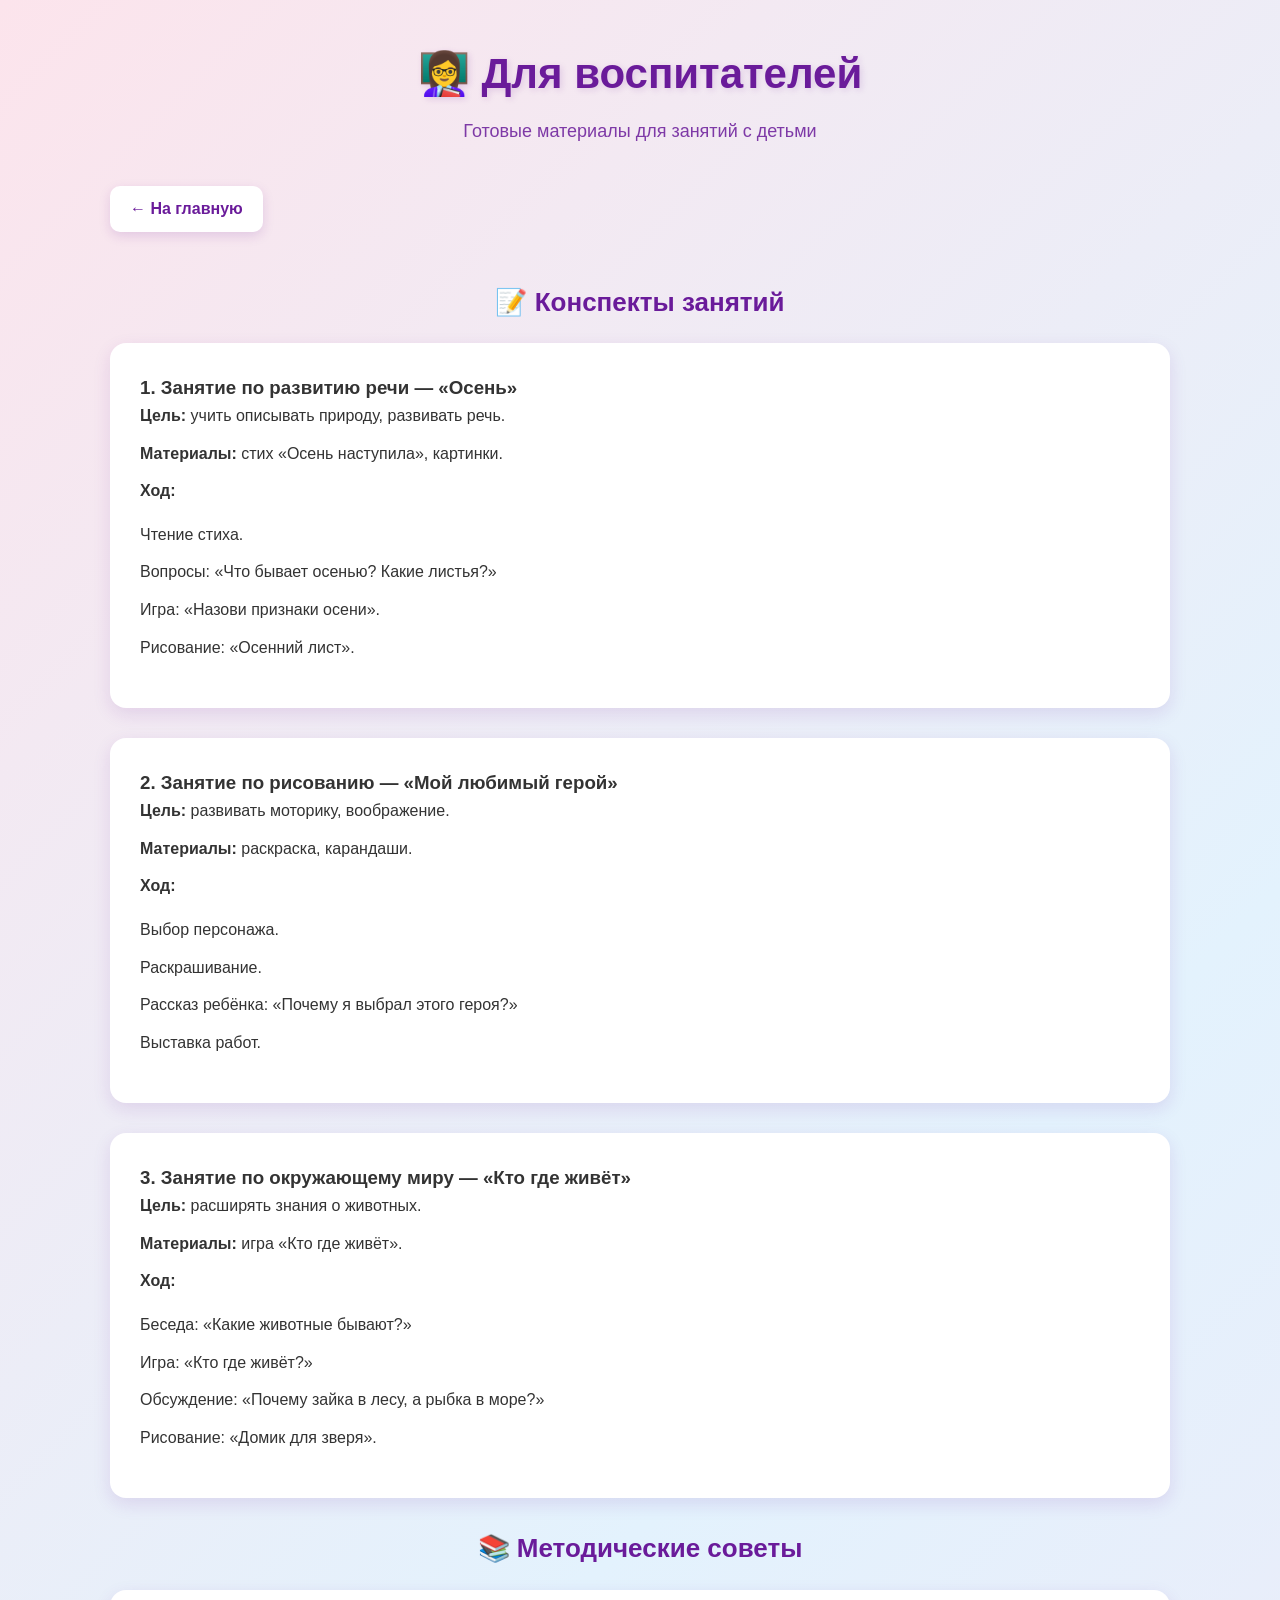
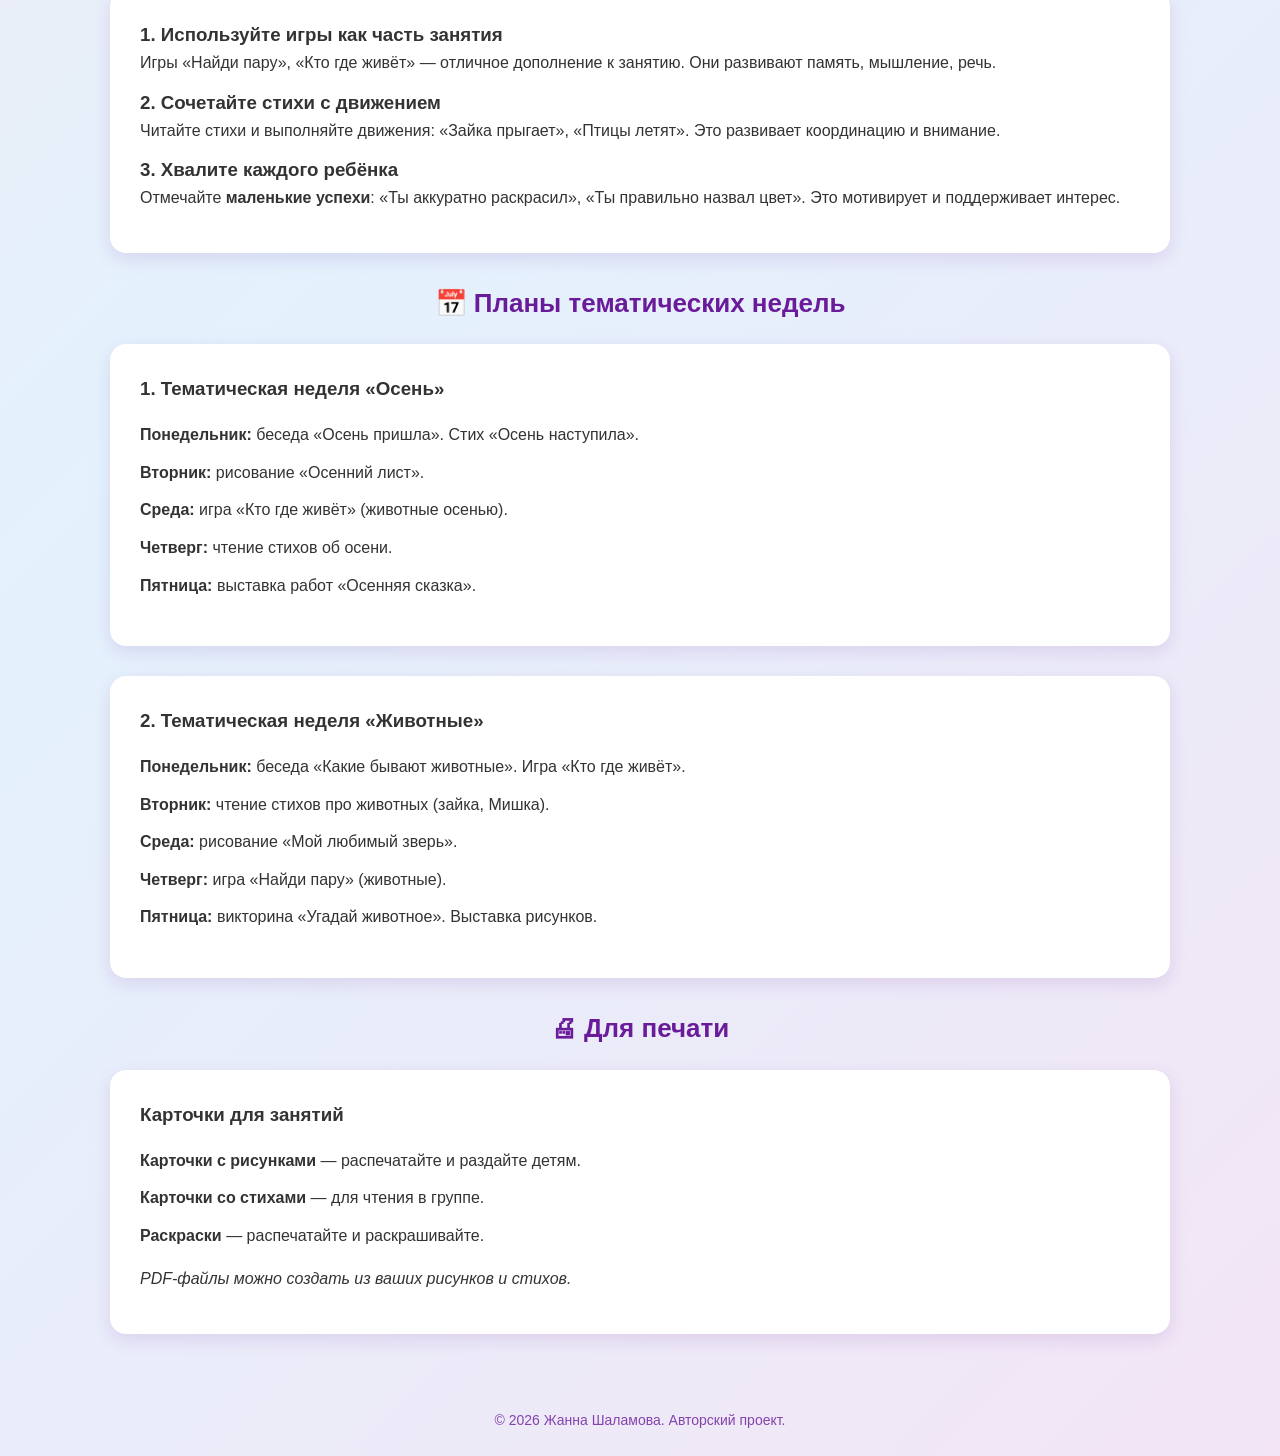
<file: teachers.html>
<!DOCTYPE html>
<html lang="ru">
<head>
<meta charset="UTF-8">
<meta name="viewport" content="width=device-width, initial-scale=1.0">
<title>Для воспитателей — Мир Жанны</title>
<link rel="stylesheet" href="style.css">
</head>
<body>

<header class="header">
  <h1>👩‍🏫 Для воспитателей</h1>
  <p>Готовые материалы для занятий с детьми</p>
</header>

<main class="container">

  <a href="index.html" class="back-btn">← На главную</a>

  <!-- КОНСПЕКТЫ ЗАНЯТИЙ -->
  <h2 class="section-title">📝 Конспекты занятий</h2>

  <div class="about">
    <h3>1. Занятие по развитию речи — «Осень»</h3>
    <p><strong>Цель:</strong> учить описывать природу, развивать речь.</p>
    <p><strong>Материалы:</strong> стих «Осень наступила», картинки.</p>
    <p><strong>Ход:</strong></p>
    <ul>
      <li>Чтение стиха.</li>
      <li>Вопросы: «Что бывает осенью? Какие листья?»</li>
      <li>Игра: «Назови признаки осени».</li>
      <li>Рисование: «Осенний лист».</li>
    </ul>
  </div>

  <div class="about">
    <h3>2. Занятие по рисованию — «Мой любимый герой»</h3>
    <p><strong>Цель:</strong> развивать моторику, воображение.</p>
    <p><strong>Материалы:</strong> раскраска, карандаши.</p>
    <p><strong>Ход:</strong></p>
    <ul>
      <li>Выбор персонажа.</li>
      <li>Раскрашивание.</li>
      <li>Рассказ ребёнка: «Почему я выбрал этого героя?»</li>
      <li>Выставка работ.</li>
    </ul>
  </div>

  <div class="about">
    <h3>3. Занятие по окружающему миру — «Кто где живёт»</h3>
    <p><strong>Цель:</strong> расширять знания о животных.</p>
    <p><strong>Материалы:</strong> игра «Кто где живёт».</p>
    <p><strong>Ход:</strong></p>
    <ul>
      <li>Беседа: «Какие животные бывают?»</li>
      <li>Игра: «Кто где живёт?»</li>
      <li>Обсуждение: «Почему зайка в лесу, а рыбка в море?»</li>
      <li>Рисование: «Домик для зверя».</li>
    </ul>
  </div>

  <!-- МЕТОДИЧЕСКИЕ СОВЕТЫ -->
  <h2 class="section-title">📚 Методические советы</h2>

  <div class="about">
    <h3>1. Используйте игры как часть занятия</h3>
    <p>Игры «Найди пару», «Кто где живёт» — отличное дополнение к занятию. Они развивают память, мышление, речь.</p>

    <h3>2. Сочетайте стихи с движением</h3>
    <p>Читайте стихи и выполняйте движения: «Зайка прыгает», «Птицы летят». Это развивает координацию и внимание.</p>

    <h3>3. Хвалите каждого ребёнка</h3>
    <p>Отмечайте <strong>маленькие успехи</strong>: «Ты аккуратно раскрасил», «Ты правильно назвал цвет». Это мотивирует и поддерживает интерес.</p>
  </div>

  <!-- ПЛАНЫ ТЕМАТИЧЕСКИХ НЕДЕЛЬ -->
  <h2 class="section-title">📅 Планы тематических недель</h2>

  <div class="about">
    <h3>1. Тематическая неделя «Осень»</h3>
    <ul>
      <li><strong>Понедельник:</strong> беседа «Осень пришла». Стих «Осень наступила».</li>
      <li><strong>Вторник:</strong> рисование «Осенний лист».</li>
      <li><strong>Среда:</strong> игра «Кто где живёт» (животные осенью).</li>
      <li><strong>Четверг:</strong> чтение стихов об осени.</li>
      <li><strong>Пятница:</strong> выставка работ «Осенняя сказка».</li>
    </ul>
  </div>

  <div class="about">
    <h3>2. Тематическая неделя «Животные»</h3>
    <ul>
      <li><strong>Понедельник:</strong> беседа «Какие бывают животные». Игра «Кто где живёт».</li>
      <li><strong>Вторник:</strong> чтение стихов про животных (зайка, Мишка).</li>
      <li><strong>Среда:</strong> рисование «Мой любимый зверь».</li>
      <li><strong>Четверг:</strong> игра «Найди пару» (животные).</li>
      <li><strong>Пятница:</strong> викторина «Угадай животное». Выставка рисунков.</li>
    </ul>
  </div>

  <!-- ДЛЯ ПЕЧАТИ -->
  <h2 class="section-title">🖨 Для печати</h2>

  <div class="about">
    <h3>Карточки для занятий</h3>
    <ul>
      <li><strong>Карточки с рисунками</strong> — распечатайте и раздайте детям.</li>
      <li><strong>Карточки со стихами</strong> — для чтения в группе.</li>
      <li><strong>Раскраски</strong> — распечатайте и раскрашивайте.</li>
    </ul>
    <p><em>PDF-файлы можно создать из ваших рисунков и стихов.</em></p>
  </div>

</main>

<footer class="footer">
  <p>© 2026 Жанна Шаламова. Авторский проект.</p>
</footer>

</body>
</html>
</file>
<file: style.css>
* {
    margin: 0;
    padding: 0;
    box-sizing: border-box;
}
body {
    font-family: 'Arial', sans-serif;
    background: linear-gradient(135deg, #fce4ec 0%, #e3f2fd 50%, #f3e5f5 100%);
    min-height: 100vh;
    color: #333;
    line-height: 1.6;
}
/*===== ШАПКА =====*/
.header {
    text-align: center;
    padding: 40px 20px 20px;
}
.header h1 {
    font-size: 42px;
    color: #6a1b9a;
    margin-bottom: 10px;
    text-shadow: 2px 2px 6px rgba(106, 27, 154, 0.15);
}
.header p {
    font-size: 18px;
    color: #6a1b9a;
    opacity: 0.85;
}
/*===== КОНТЕЙНЕР ===== */
.container {
    max-width: 1100px;
    margin: 0 auto;
    padding: 20px;
}
.section-title {
    font-size: 26px;
    color: #6a1b9a;
    text-align: center;
    margin: 30px 0 20px;
}
/*===== КАРТОЧКИ =====*/
.cards {
    display: grid;
    grid-template-columns: repeat(auto-fit, minmax(220px, 1fr));
    gap: 20px;
    margin-bottom: 30px;
}
.card {
    background: #fff;
    border-radius: 16px;
    padding: 25px 20px;
    text-align: center;
    text-decoration: none;
    color: #333;
    box-shadow: 0 6px 18px rgba(106, 27, 154, 0.12);
    transition: all 0.3s ease;
    border: 3px solid transparent;
    display: block;
}
.card:hover {
    transform: translateY(-6px);
    border-color: #ba68c8;
    box-shadow: 0 12px 28px rgba(106, 27, 154, 0.22);
}
.card-icon {
    font-size: 48px;
    margin-bottom: 12px;
}
.card h3 {
    font-size: 20px;
    color: #6a1b9a;
    margin-bottom: 6px;
}
.card p {
    font-size: 14px;
    color: #777;
}
/* ===== О СЕБЕ =====*/
.about {
    background: #fff;
    border-radius: 16px;
    padding: 30px;
    box-shadow: 0 6px 18px rgba(106, 27, 154, 0.12);
    margin: 0 auto 30px; /* Исправлена опечатка min-width */
}
.about p {
    margin-bottom: 12px;
    font-size: 16px;
}
.about ul {
    list-style: none;
    padding-left: 0;
    margin: 12px 0;
}
.about li {
    padding: 6px 0;
    font-size: 16px;
}
/* ===== КОНТАКТЫ =====*/
.contacts {
    text-align: center;
    margin-bottom: 40px;
}
.vk-link {
    display: inline-block;
    background: #4a90d9;
    color: #fff;
    padding: 14px 28px;
    border-radius: 30px;
    text-decoration: none;
    font-size: 17px;
    font-weight: bold;
    transition: 0.3s;
    box-shadow: 0 4px 18px rgba(74, 144, 217, 0.3); /* Исправлена тень */
}
.vk-link:hover {
    background: #357abd;
    transform: translateY(-2px);
}
/* ===== КНОПКА <<НАЗАД>> ===== */
.back-btn {
    display: inline-block;
    background: #fff;
    color: #6a1b9a;
    padding: 10px 20px;
    border-radius: 10px;
    text-decoration: none;
    font-weight: bold;
    margin-bottom: 20px;
    box-shadow: 0 4px 12px rgba(106, 27, 154, 0.15);
    transition: 0.3s;
    border: none;
    cursor: pointer;
    font-size: 16px;
}
.back-btn:hover {
    background: #f3e5f5;
    transform: translateY(-2px);
}
/* ===== СТИХИ ===== */
.poem {
    background: #fff;
    border-radius: 16px;
    padding: 25px 30px;
    margin-bottom: 20px;
    box-shadow: 0 6px 18px rgba(106, 27, 154, 0.12);
    max-width: 800px;
    margin-left: auto;
    margin-right: auto;
}
.poem h3 {
    font-size: 20px;
    color: #6a1b9a;
    margin-bottom: 12px;
}
.poem pre {
    font-family: 'Georgia', serif;
    font-size: 16px;
    line-height: 1.8;
    white-space: pre-wrap;
    color: #444;
}
.poem-note {
    margin-top: 12px;
    font-style: italic;
    color: #888;
    font-size: 14px;
}
/* ===== ГАЛЕРЕЯ ===== */
.gallery {
    display: grid;
    grid-template-columns: repeat(auto-fit, minmax(200px, 1fr));
    gap: 20px;
    margin-bottom: 30px;
}
.gallery-item {
    background: #fff;
    border-radius: 16px;
    padding: 12px;
    box-shadow: 0 6px 18px rgba(106, 27, 154, 0.12);
    transition: 0.3s;
    text-align: center;
}
.gallery-item:hover {
    transform: translateY(-6px);
    box-shadow: 0 12px 28px rgba(106, 27, 154, 0.22);
}
.gallery-item img {
    width: 100%;
    height: 220px;
    object-fit: cover;
    border-radius: 10px;
    display: block;
}
.gallery-item p {
    margin-top: 10px;
    font-size: 14px;
    font-weight: bold;
    color: #6a1b9a;
}
/* ===== ПОДВАЛ ===== */
.footer {
    text-align: center;
    padding: 25px;
    color: #6a1b9a;
    font-size: 14px;
    opacity: 0.8;
}
/* ===== МОБИЛЬНАЯ ВЕРСИЯ ===== */
@media (max-width: 600px) {
    .header h1 {font-size: 28px; }
    .header p { font-size: 14px; }
    .section-title { font-size: 20px; }
    .card { padding: 18px 14px; }
    .card-icon { font-size: 36px; }
    .card h3 { font-size: 17px; } /* Исправлена опечатка */
    .poem { padding: 18px 20px; }
    .poem pre { font-size: 14px; }
    .gallery { grid-template-columns: repeat(2, 1fr); gap: 10px; }
    .gallery-item img { height: 140px; }
    .gallery-item p { font-size: 12px; }
}
</file>
